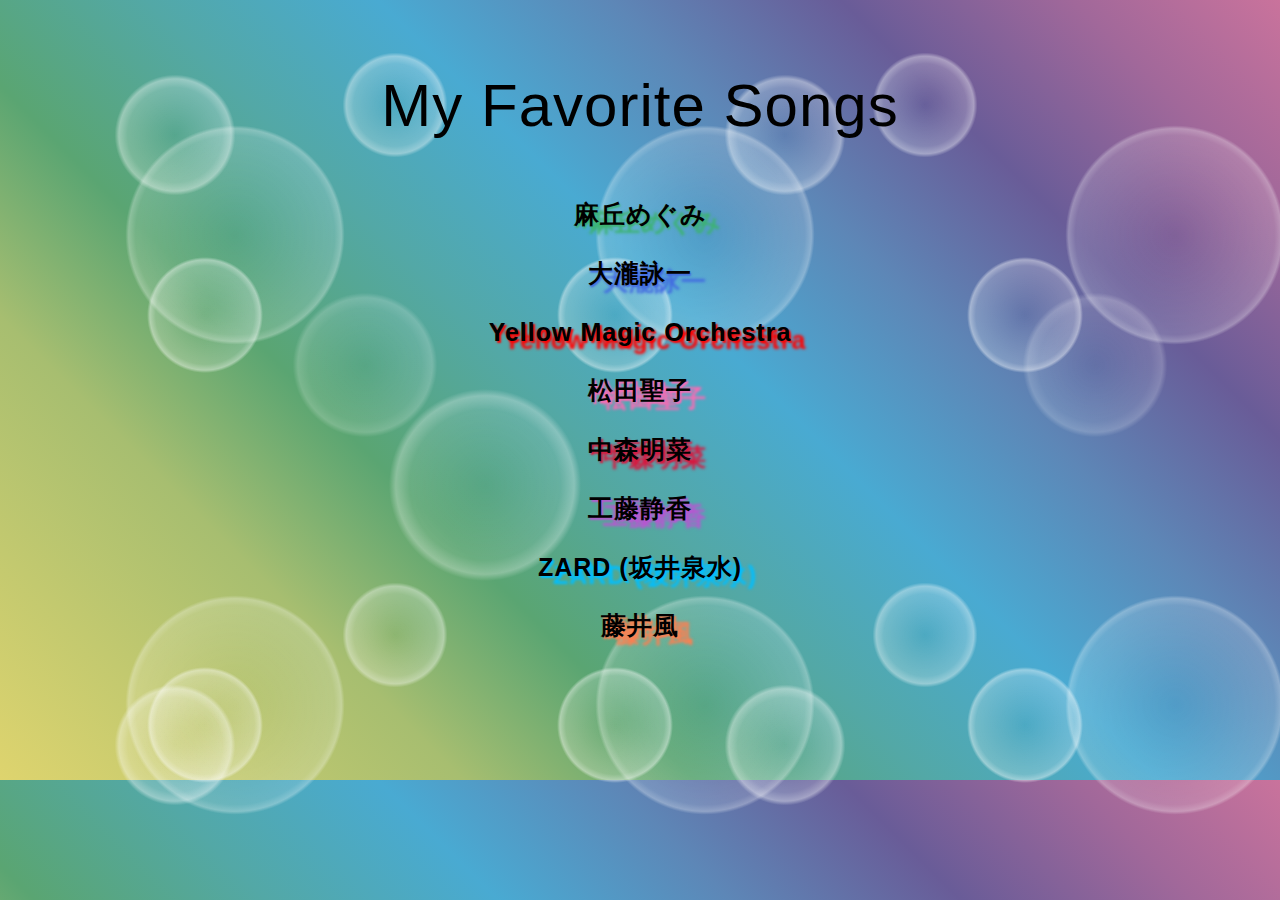
<file: index.html>
<!DOCTYPE html>
<html lang="ja">

<head>
    <meta charset="UTF-8">
    <meta http-equiv="X-UA-Compatible" content="IE=edge">
    <meta name="viewport" content="width=device-width, initial-scale=1.0">
    <title>My favorite Songs</title>
    <meta name="description" content="平成生まれ (1997) の私が紹介するグループや曲について紹介するサイトです">

    <link rel="stylesheet" href="./assets/css/destyle.css">
    <link rel="stylesheet" href="./assets/css/style.css">

    <link rel="apple-touch-icon" sizes="180x180" href="./assets/images/favicon/apple-touch-icon.png">
    <link rel="icon" type="image/png" sizes="32x32" href="./assets/images/favicon/favicon-32x32.png">
    <link rel="icon" type="image/png" sizes="16x16" href="./assets/images/favicon/favicon-16x16.png">
    <link rel="manifest" href="./assets/images/favicon/site.webmanifest">
    <link rel="mask-icon" href="./assets/images/favicon/safari-pinned-tab.svg" color="#5bbad5">
    <meta name="msapplication-TileColor" content="#da532c">
    <meta name="theme-color" content="#ffffff">

</head>

<body>

    <div class="font-middle">
        <div class="font-animation font-space-large"><strong>My Favorite Songs</strong></div>

        <a href="./assets/pages/html/Megumi-Asaoka_index.html" target="_blank">
            <p class="font-space font-shadow-zero"><span>麻丘めぐみ</span></p>
        </a>

        <a href="./assets/pages/html/Eiichi-Ohtaki_index.html" target="_blank">
            <p class="font-space font-shadow-one"><span>大瀧詠一</span></p>
        </a>

        <a href="./assets/pages/html/YMO_index.html" target="_blank">
            <p class="font-space font-shadow-two"><span>Yellow Magic Orchestra</span></p>
        </a>

        <a href="./assets/pages/html/Seiko-Matsuda_index.html" target="_blank">
            <p class="font-space font-shadow-three"><span>松田聖子</span></p>
        </a>

        <a href="./assets/pages/html/Akina-Nakamori_index.html" target="_blank">
            <p class="font-space font-shadow-four"><span>中森明菜</span></p>
        </a>

        <a href="./assets/pages/html/Shizuka-Kudo_index.html" target="_blank">
            <p class="font-space font-shadow-five"><span>工藤静香</span></p>
        </a>

        <a href="./assets/pages/html/ZARD_index.html" target="_blank">
            <p class="font-space font-shadow-six"><span>ZARD (坂井泉水)</span></p>
        </a>

        <a href="./assets/pages/html/Kaze-Fujii_index.html" target="_blank">
            <p class="font-space font-shadow-seven"><span>藤井風</span></p>
        </a>
    </div>

    <script src="./assets/js/smoothscroll.js"></script>
    <script src="./assets/js/index.js"></script>
    <script src="./assets/js/script.js"></script>
</body>

</html>
</file>
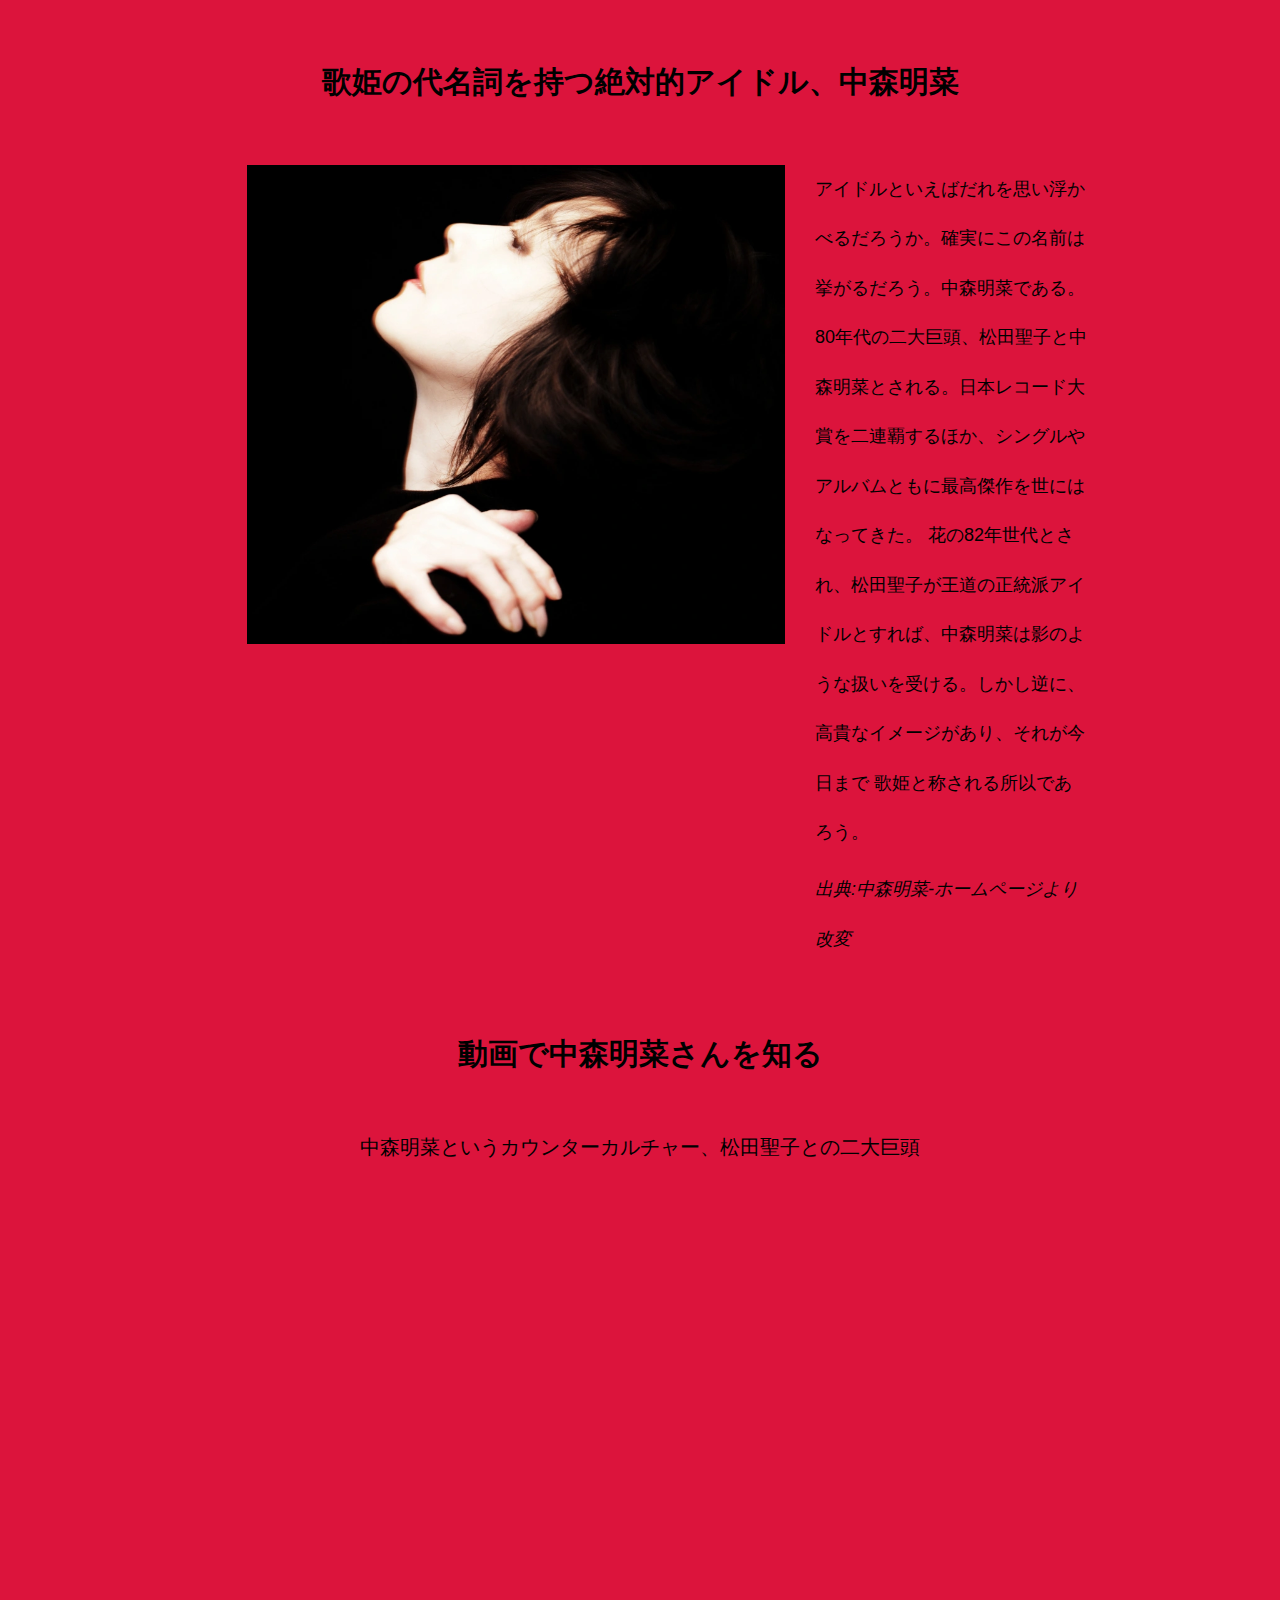
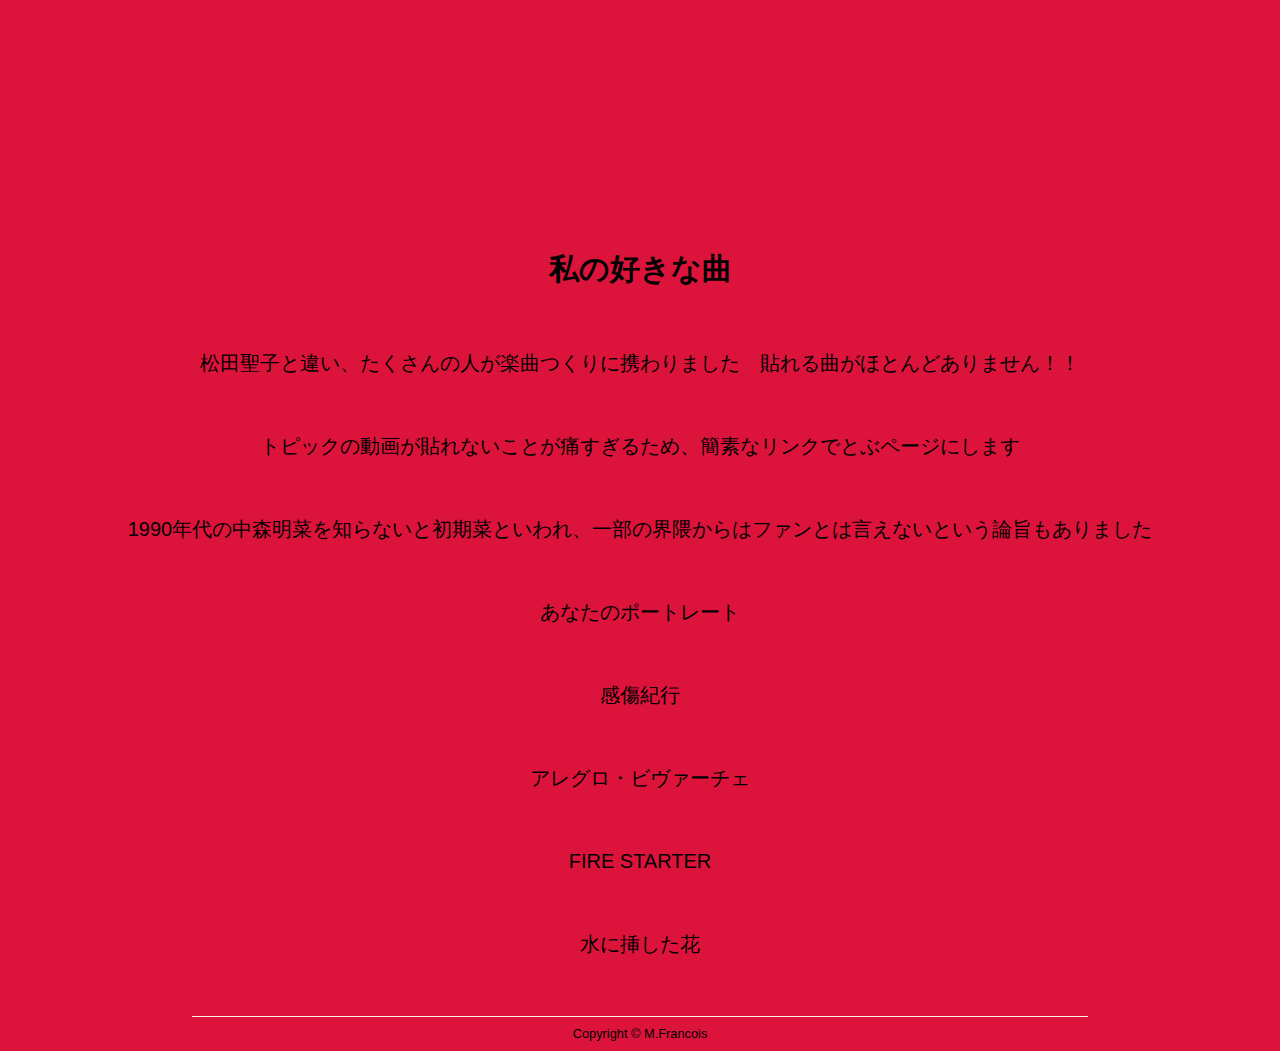
<file: assets/pages/html/Akina-Nakamori_index.html>
<!DOCTYPE html>
<html lang="ja">

<head>
    <meta charset="UTF-8">
    <meta http-equiv="X-UA-Compatible" content="IE=edge">
    <meta name="viewport" content="width=device-width, initial-scale=1.0">
    <meta name="description" content="YMOは1978年から1983年まで活動し国内外問わず、テクノポップで社会現象を巻き起こした。">
    <title>中森明菜</title>
    <link rel="stylesheet" href="../../css/destyle.css">
    <link rel="stylesheet" href="../../pages/css/common.css">
    <link rel="stylesheet" href="../../pages/css/Akina-Nakamori_style.css">

    <link rel="apple-touch-icon" sizes="180x180" href="../../images/favicon/apple-touch-icon.png">
    <link rel="icon" type="image/png" sizes="32x32" href="../../images/favicon/favicon-32x32.png">
    <link rel="icon" type="image/png" sizes="16x16" href="../../images/favicon/favicon-16x16.png">
    <link rel="manifest" href="../../images/favicon/site.webmanifest">
    <link rel="mask-icon" href="../../images/favicon/safari-pinned-tab.svg" color="#5bbad5">
    <meta name="msapplication-TileColor" content="#da532c">
    <meta name="theme-color" content="#ffffff">
</head>

<body>

    <strong class="Akina">歌姫の代名詞を持つ絶対的アイドル、中森明菜</strong>

    <section class="section">
        <section class="section-inner">
            <section class="section">
                <div>
                    <img src="../../images/Akina-Nakamori.png" alt="Akina" class="section-image-sub">
                </div>

                <div class="section-explain">
                    <p class="section-font">アイドルといえばだれを思い浮かべるだろうか。確実にこの名前は挙がるだろう。中森明菜である。
                        80年代の二大巨頭、松田聖子と中森明菜とされる。日本レコード大賞を二連覇するほか、シングルやアルバムともに最高傑作を世にはなってきた。
                        花の82年世代とされ、松田聖子が王道の正統派アイドルとすれば、中森明菜は影のような扱いを受ける。しかし逆に、高貴なイメージがあり、それが今日まで
                        歌姫と称される所以であろう。
                    </p>

                    <blockquote>
                        <p class="section-font">
                            <cite>出典:<a href="https://akinanakamoriofficial.com/" target="_blank">中森明菜-ホームページより改変</a></cite>
                        </p>
                    </blockquote>
                </div>

                
            </section>
        </section>

    </section>

    <strong class="Akina">動画で中森明菜さんを知る</strong>

    <p class="section-font-sub-sub">中森明菜というカウンターカルチャー、松田聖子との二大巨頭</p>

    <section class="section-sub">
        <div class="section-video">
            <iframe class="section-video-adjust" width="560" height="315" 
                src="https://www.youtube.com/embed/IuRpyvAx5c4" title="YouTube video player" frameborder="0" 
                allow="accelerometer; autoplay; clipboard-write; encrypted-media; gyroscope; picture-in-picture; web-share" 
                allowfullscreen>
            </iframe>
        </div>

        <div class="section-video">
            <iframe class="section-video-adjust" width="560" height="315" 
                src="https://www.youtube.com/embed/lFFevwgJ1tM" title="YouTube video player" frameborder="0" 
                allow="accelerometer; autoplay; clipboard-write; encrypted-media; gyroscope; picture-in-picture; web-share" 
                allowfullscreen>
            </iframe>
        </div>
    </section>

    <strong class="Akina">私の好きな曲</strong>

    <p class="section-font-sub-sub">松田聖子と違い、たくさんの人が楽曲つくりに携わりました　貼れる曲がほとんどありません！！</p>
    <p class="section-font-sub-sub">トピックの動画が貼れないことが痛すぎるため、簡素なリンクでとぶページにします</p>
    <p class="section-font-sub-sub">1990年代の中森明菜を知らないと初期菜といわれ、一部の界隈からはファンとは言えないという論旨もありました</p>

    <a href="https://youtu.be/gt_M0hNPOek" target="_blank" class="section-font-hover">
        <p class="section-font-sub-sub">あなたのポートレート</p>
    </a>

    <a href="https://youtu.be/CYdrtvO49Rc" target="_blank" class="section-font-hover">
        <p class="section-font-sub-sub">感傷紀行</p>
    </a>

    <a href="https://youtu.be/RLeBCp_aiRw" target="_blank" class="section-font-hover">
        <p class="section-font-sub-sub">アレグロ・ビヴァーチェ</p>
    </a>

    <a href="https://youtu.be/ahDkqeQUdeY" target="_blank" class="section-font-hover">
        <p class="section-font-sub-sub">FIRE STARTER</p>
    </a>

    <a href="https://youtu.be/gmMDGqV_vTQ" target="_blank" class="section-font-hover">
        <p class="section-font-sub-sub">水に挿した花</p>
    </a>

    <footer class="footer">
        <hr class="footer-line" />
        <small class="footer-copy">Copyright © M.Francois </small>
    </footer>

    <aside>
        <div>
            <a href="./Akina-Nakamori_index.html" id="back-to-top" class="back-to-top"></a>
        </div>
    </aside>

    <script src="../../js/script.js"></script>
    <script src="../../js/smoothscroll.js"></script>
</body>

</html>
</file>
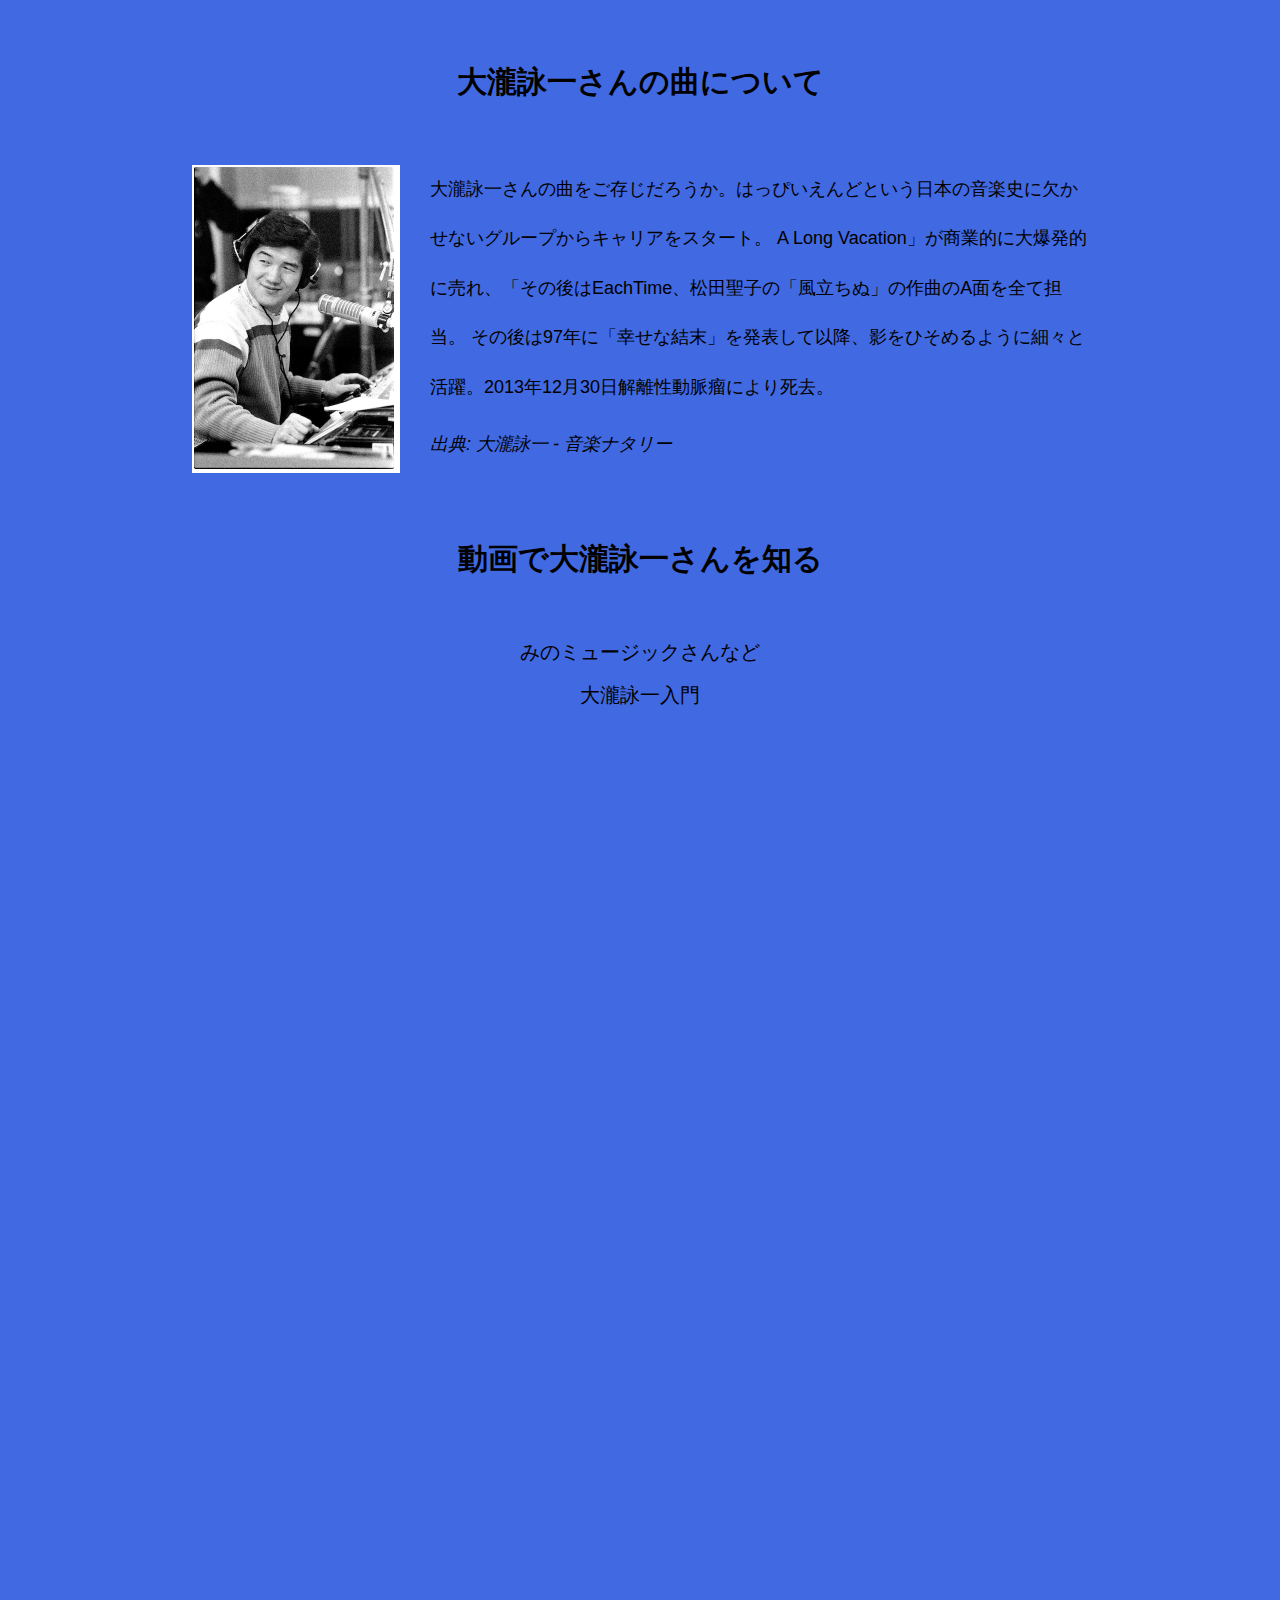
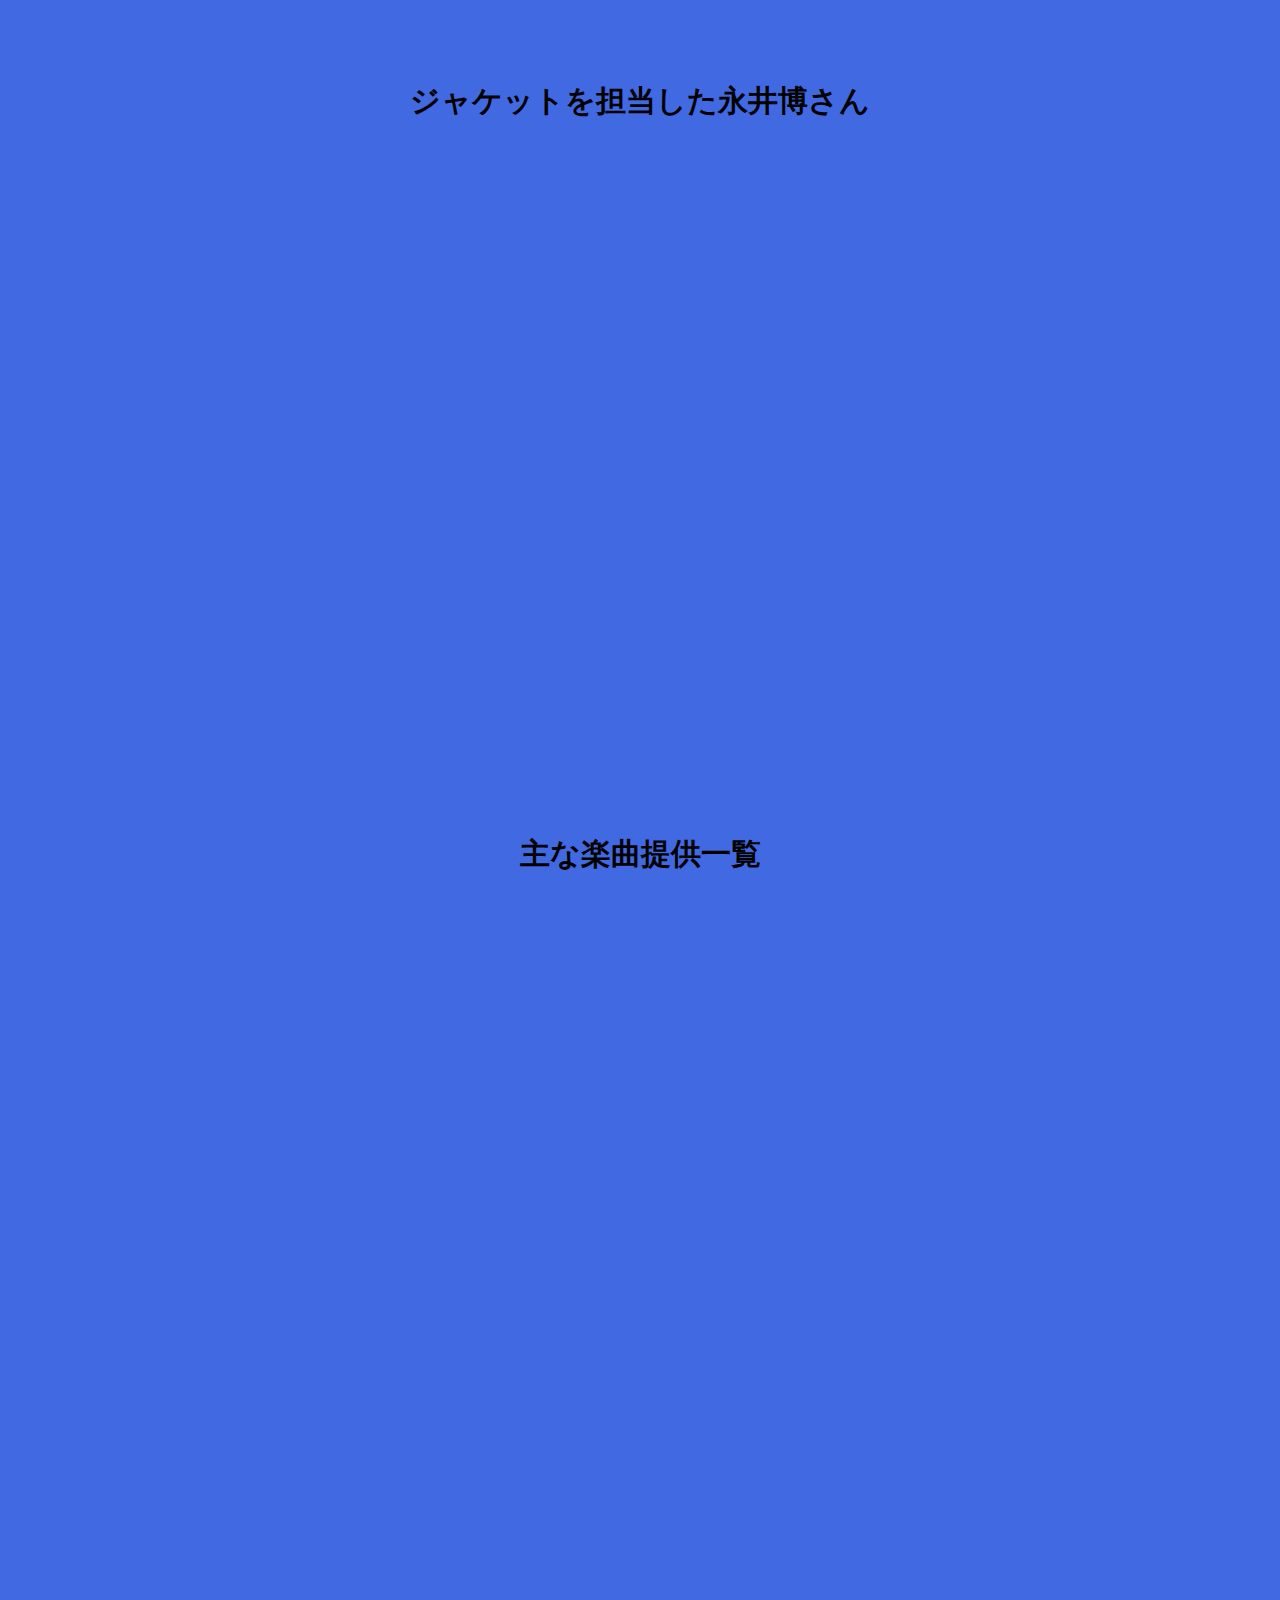
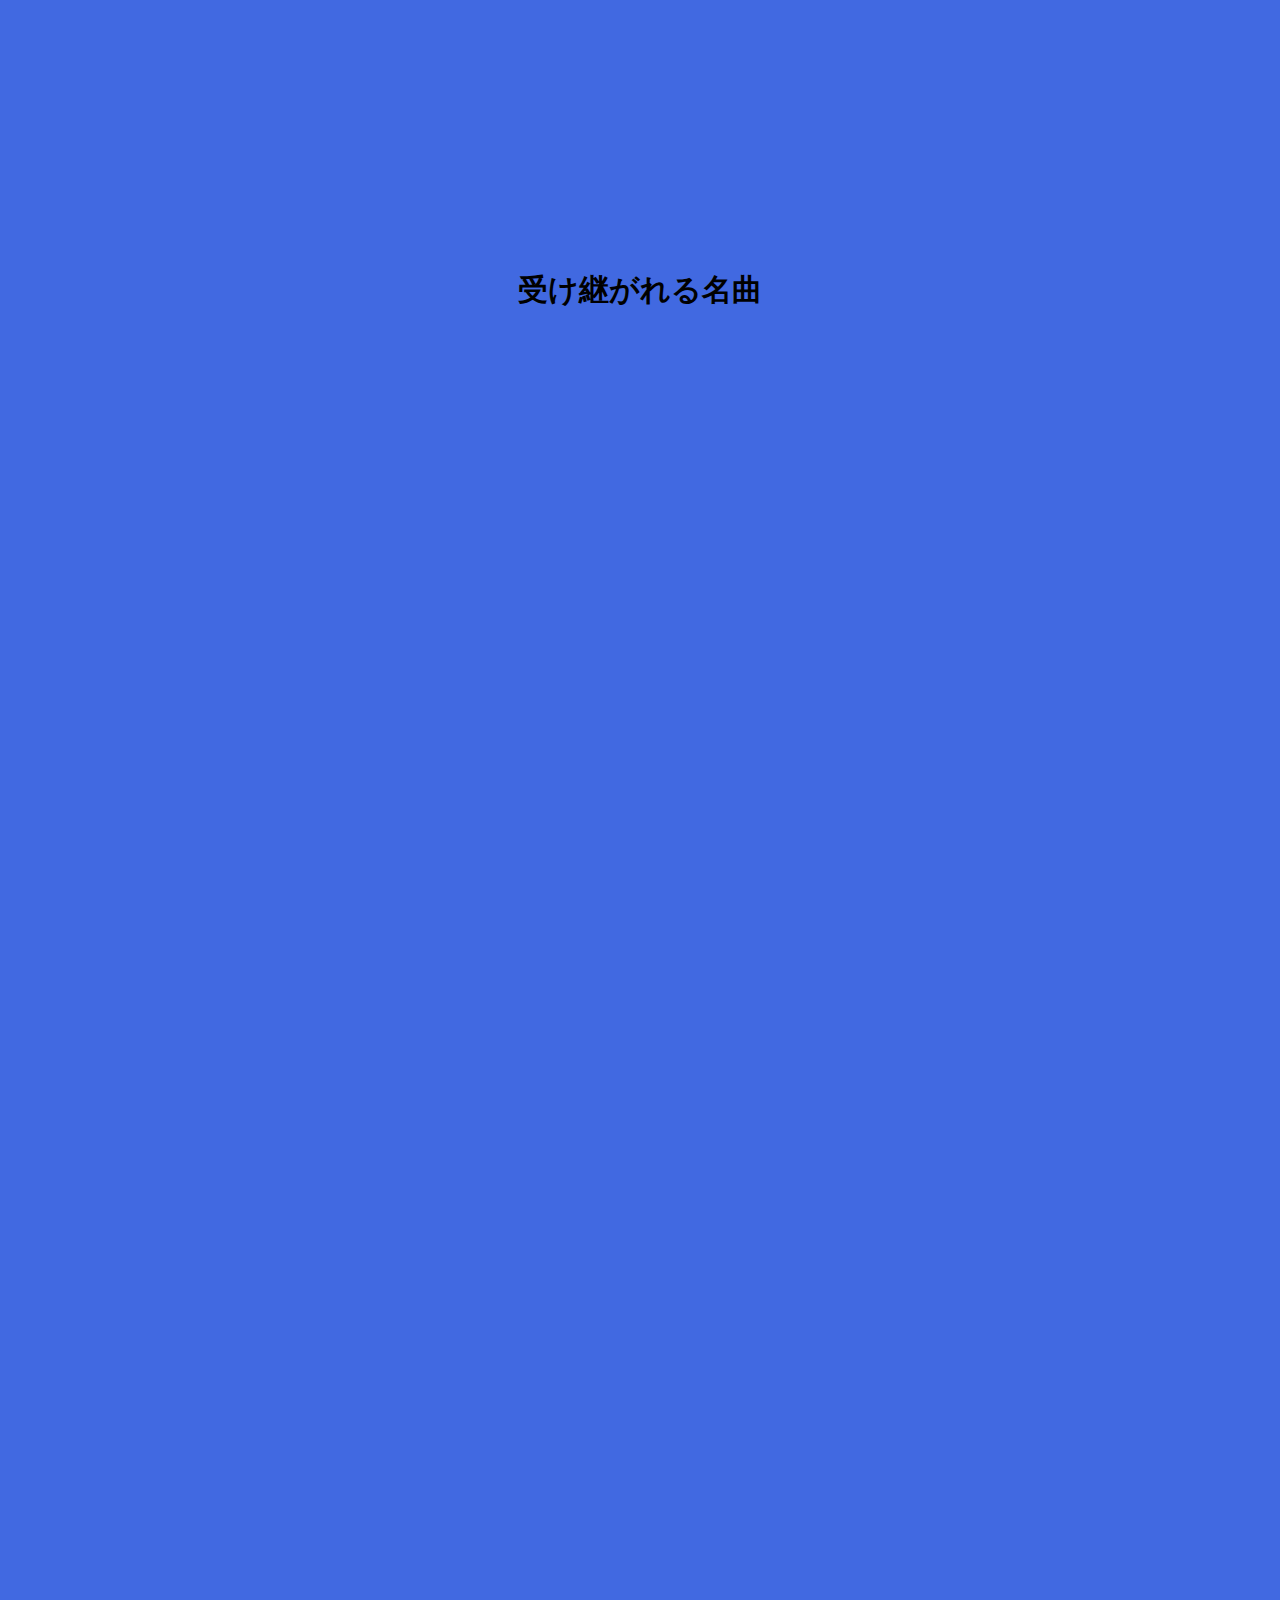
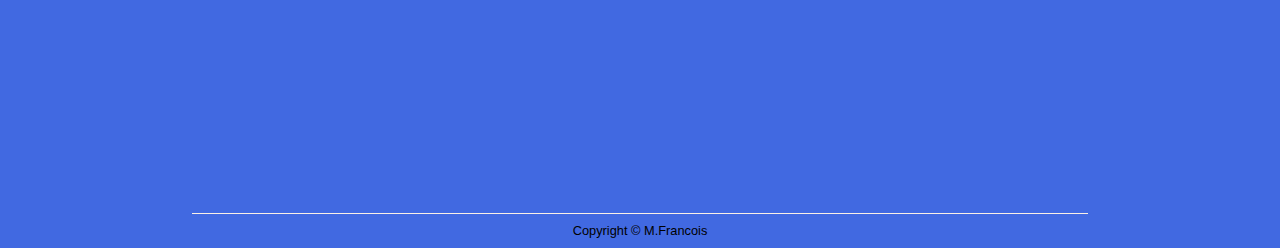
<file: assets/pages/html/Eiichi-Ohtaki_index.html>
<!DOCTYPE html>
<html lang="ja">

<head>
    <meta charset="UTF-8">
    <meta http-equiv="X-UA-Compatible" content="IE=edge">
    <meta name="viewport" content="width=device-width, initial-scale=1.0">
    <meta name="description" content="はっぴいえんどからキャリアをはじめ70年代は苦戦するものの、A Long Vacation が大ヒットし注目の的となった。">
    <title>Eiichi OHTAKI</title>
    <link rel="stylesheet" href="../../css/destyle.css">
    <link rel="stylesheet" href="../../pages/css/common.css">
    <link rel="stylesheet" href="../../pages/css/Eiichi-Ohtaki_style.css">

    <link rel="apple-touch-icon" sizes="180x180" href="../../images/favicon/apple-touch-icon.png">
    <link rel="icon" type="image/png" sizes="32x32" href="../../images/favicon/favicon-32x32.png">
    <link rel="icon" type="image/png" sizes="16x16" href="../../images/favicon/favicon-16x16.png">
    <link rel="manifest" href="../../images/favicon/site.webmanifest">
    <link rel="mask-icon" href="../../images/favicon/safari-pinned-tab.svg" color="#5bbad5">
    <meta name="msapplication-TileColor" content="#da532c">
    <meta name="theme-color" content="#ffffff">

</head>

<body>

    <strong class="ohtaki">大瀧詠一さんの曲について</strong>

    <section>
        <section class="section-inner">
            <section class="section">
                <div class="section-image">
                    <img src="../../images/Eiichi-Ohtaki.png" alt="Eiichi OHTAKI">
                </div>

                <div class="section-explain">
                    <p class="section-font">大瀧詠一さんの曲をご存じだろうか。はっぴいえんどという日本の音楽史に欠かせないグループからキャリアをスタート。
                        A Long Vacation」が商業的に大爆発的に売れ、「その後はEachTime、松田聖子の「風立ちぬ」の作曲のA面を全て担当。
                        その後は97年に「幸せな結末」を発表して以降、影をひそめるように細々と活躍。2013年12月30日解離性動脈瘤により死去。
                    </p>
                    
                    <blockquote>
                        <p class="section-font"><cite>出典:<a href="https://natalie.mu/music/artist/1037" target="_blank">
                                    大瀧詠一 -
                                    音楽ナタリー</a></cite>
                        </p>
                    </blockquote>
                </div>
            </section>
        </section>
    </section>



    <strong class="ohtaki">動画で大瀧詠一さんを知る</strong>
    <p class="section-font-sub">みのミュージックさんなど</p>

    <a href="https://youtu.be/v76TPw4SfoI" target="_blank" class="section-font-hover">
        <p class="section-font-sub-sub">大瀧詠一入門</p>
    </a>


    <section class="section-sub">
        <div class="section-video">
            <iframe class="section-video-adjust" width="560" height="315"
                src="https://www.youtube.com/embed/v76TPw4SfoI" title="YouTube video player" frameborder="0"
                allow="accelerometer; autoplay; clipboard-write; encrypted-media; gyroscope; picture-in-picture"
                allowfullscreen>
            </iframe>
        </div>

        <div class="section-video">
            <iframe class="section-video-adjust" width="560" height="315"
                src="https://www.youtube.com/embed/L-hyY-1luHs" title="YouTube video player" frameborder="0"
                allow="accelerometer; autoplay; clipboard-write; encrypted-media; gyroscope; picture-in-picture"
                allowfullscreen>
            </iframe>
        </div>

        <div class="section-video">
            <iframe class="section-video-adjust" width="560" height="315"
                src="https://www.youtube.com/embed/MdaEPaNnGxg" title="YouTube video player" frameborder="0"
                allow="accelerometer; autoplay; clipboard-write; encrypted-media; gyroscope; picture-in-picture"
                allowfullscreen>
            </iframe>
        </div>
    </section>

    <strong class="ohtaki">ジャケットを担当した永井博さん</strong>

    <section class="section-sub">
        <div class="section-video">
            <iframe class="section-video-adjust" width="560" height="315"
                src="https://www.youtube.com/embed/uu4eagbjCj0" title="YouTube video player" frameborder="0"
                allow="accelerometer; autoplay; clipboard-write; encrypted-media; gyroscope; picture-in-picture"
                allowfullscreen>
            </iframe>
        </div>

        <div class="section-video">
            <iframe class="section-video-adjust" width="560" height="315"
                src="https://www.youtube.com/embed/zmpnUNQgsVg" title="YouTube video player" frameborder="0"
                allow="accelerometer; autoplay; clipboard-write; encrypted-media; gyroscope; picture-in-picture"
                allowfullscreen>
            </iframe>
        </div>
    </section>

    <strong class="ohtaki">主な楽曲提供一覧</strong>

    <section class="section-sub">
        <div class="section-video">
            <iframe class="section-video-adjust" width="560" height="315"
                src="https://www.youtube.com/embed/GhHeB3frgQA" title="YouTube video player" frameborder="0"
                allow="accelerometer; autoplay; clipboard-write; encrypted-media; gyroscope; picture-in-picture"
                allowfullscreen>
            </iframe>
        </div>

        <div class="section-video">
            <iframe class="section-video-adjust" width="560" height="315"
                src="https://www.youtube.com/embed/fiSk-l6jgXg" title="YouTube video player" frameborder="0"
                allow="accelerometer; autoplay; clipboard-write; encrypted-media; gyroscope; picture-in-picture"
                allowfullscreen>
            </iframe>
        </div>

        <div class="section-video">
            <iframe class="section-video-adjust" width="560" height="315"
                src="https://www.youtube.com/embed/Ovtu7AkiYoY" title="YouTube video player" frameborder="0"
                allow="accelerometer; autoplay; clipboard-write; encrypted-media; gyroscope; picture-in-picture"
                allowfullscreen>
            </iframe>
        </div>
    </section>

    <strong class="ohtaki">受け継がれる名曲</strong>

    <section class="section-sub">
        <div class="section-video">
            <iframe class="section-video-adjust" width="560" height="315"
                src="https://www.youtube.com/embed/lUADtof63IQ" title="YouTube video player" frameborder="0"
                allow="accelerometer; autoplay; clipboard-write; encrypted-media; gyroscope; picture-in-picture"
                allowfullscreen>
            </iframe>
        </div>

        <div class="section-video">
            <iframe class="section-video-adjust" width="560" height="315"
                src="https://www.youtube.com/embed/frcps89056Q" title="YouTube video player" frameborder="0"
                allow="accelerometer; autoplay; clipboard-write; encrypted-media; gyroscope; picture-in-picture"
                allowfullscreen>
            </iframe>
        </div>

        <div class="section-video">
            <iframe class="section-video-adjust" width="560" height="315"
                src="https://www.youtube.com/embed/tOv4k7wmzoE" title="YouTube video player" frameborder="0"
                allow="accelerometer; autoplay; clipboard-write; encrypted-media; gyroscope; picture-in-picture"
                allowfullscreen>
            </iframe>
        </div>

        <div class="section-video">
            <iframe class="section-video-adjust" width="560" height="315"
                src="https://www.youtube.com/embed/SVvgALIB2Lw" title="YouTube video player" frameborder="0"
                allow="accelerometer; autoplay; clipboard-write; encrypted-media; gyroscope; picture-in-picture"
                allowfullscreen>
            </iframe>
        </div>

        <div class="section-video">
            <iframe class="section-video-adjust" width="560" height="315"
                src="https://www.youtube.com/embed/WcYUgyddUAE" title="YouTube video player" frameborder="0"
                allow="accelerometer; autoplay; clipboard-write; encrypted-media; gyroscope; picture-in-picture"
                allowfullscreen>
            </iframe>
        </div>
    </section>


    <footer class="footer">
        <hr class="footer-line" />
        <small class="footer-copy">Copyright © M.Francois </small>
    </footer>

    <aside>
        <div>
            <a href="./Eiichi-Ohtaki_index.html" id="back-to-top" class="back-to-top"></a>
        </div>
    </aside>

    <script src="../../js/script.js"></script>
    <script src="../../js/smoothscroll.js"></script>
</body>

</html>
</file>
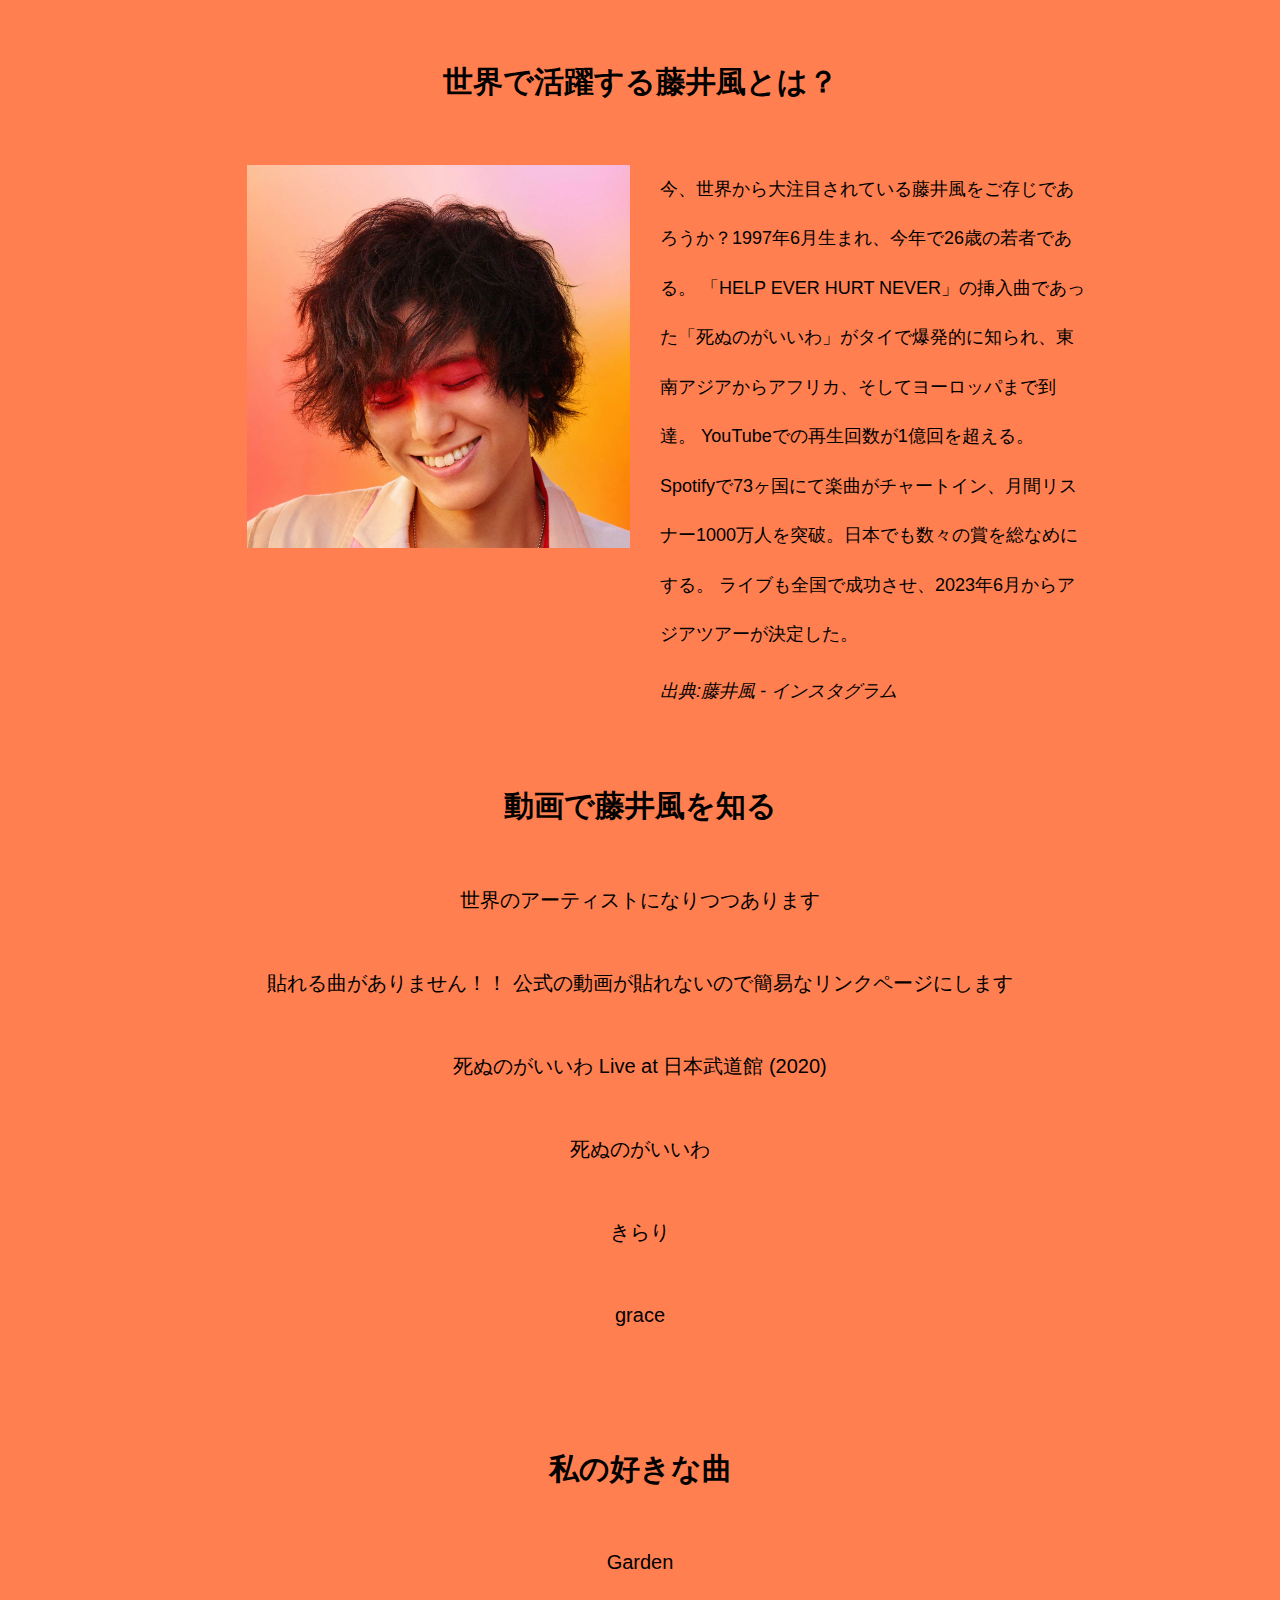
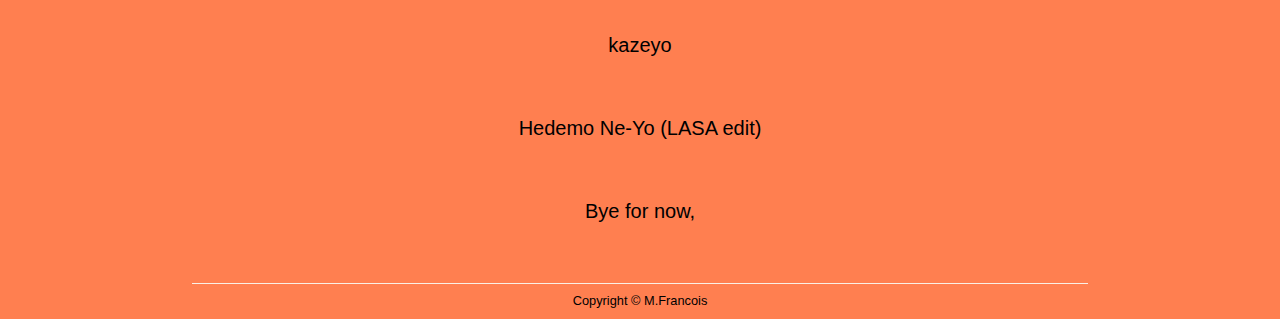
<file: assets/pages/html/Kaze-Fujii_index.html>
<!DOCTYPE html>
<html lang="ja">

<head>
    <meta charset="UTF-8">
    <meta http-equiv="X-UA-Compatible" content="IE=edge">
    <meta name="viewport" content="width=device-width, initial-scale=1.0">
    <meta name="description" content="藤井風という今、大注目の若手アーティストをご存じだろうか。今年の6月末にピアノでのアジアツアーが決定した。目が離せない。">
    <title>藤井風</title>
    <link rel="stylesheet" href="../../css/destyle.css">
    <link rel="stylesheet" href="../../pages/css/common.css">
    <link rel="stylesheet" href="../../pages/css/Kaze-Fujii_style.css">

    <link rel="apple-touch-icon" sizes="180x180" href="../../images/favicon/apple-touch-icon.png">
    <link rel="icon" type="image/png" sizes="32x32" href="../../images/favicon/favicon-32x32.png">
    <link rel="icon" type="image/png" sizes="16x16" href="../../images/favicon/favicon-16x16.png">
    <link rel="manifest" href="../../images/favicon/site.webmanifest">
    <link rel="mask-icon" href="../../images/favicon/safari-pinned-tab.svg" color="#5bbad5">
    <meta name="msapplication-TileColor" content="#da532c">
    <meta name="theme-color" content="#ffffff">
</head>

<body>

    <strong class="Fujii">世界で活躍する藤井風とは？</strong>

    <section class="section">
        <section class="section-inner">
            <section class="section">
                <div>
                    <img src="../../images/fujii-kaze-mini.png" alt="Kaze Fujii" class="section-image-sub">
                </div>

                <div class="section-explain">
                    <p class="section-font">今、世界から大注目されている藤井風をご存じであろうか？1997年6月生まれ、今年で26歳の若者である。
                        「HELP EVER HURT NEVER」の挿入曲であった「死ぬのがいいわ」がタイで爆発的に知られ、東南アジアからアフリカ、そしてヨーロッパまで到達。
                        YouTubeでの再生回数が1億回を超える。Spotifyで73ヶ国にて楽曲がチャートイン、月間リスナー1000万人を突破。日本でも数々の賞を総なめにする。
                        ライブも全国で成功させ、2023年6月からアジアツアーが決定した。 
                    </p>

                    <blockquote>
                        <p class="section-font">
                            <cite>出典:<a href="https://www.instagram.com/fujiikaze/" target="_blank">藤井風 - インスタグラム</a></cite>
                        </p>
                    </blockquote>
                </div>

                
            </section>
        </section>

    </section>

    <strong class="Fujii">動画で藤井風を知る</strong>

    <p class="section-font-sub-sub">世界のアーティストになりつつあります</p>

    <p class="section-font-sub-sub">貼れる曲がありません！！ 公式の動画が貼れないので簡易なリンクページにします</p>

    <a href="https://youtu.be/lRVJuPI5IXI" target="_blank" class="section-font-hover">
        <p class="section-font-sub-sub">死ぬのがいいわ Live at 日本武道館 (2020)</p>
    </a>

    <a href="https://youtu.be/3zh9Wb1KuW8" target="_blank" class="section-font-hover">
        <p class="section-font-sub-sub">死ぬのがいいわ</p>
    </a>

    <a href="https://youtu.be/TcLLpZBWsck" target="_blank" class="section-font-hover">
        <p class="section-font-sub-sub">きらり</p>
    </a>

    <a href="https://youtu.be/rSYoIuyks8g" target="_blank" class="section-font-hover">
        <p class="section-font-sub-sub">grace</p>
    </a>

    <strong class="Fujii">私の好きな曲</strong>

    <a href="https://youtu.be/53rIic2lvKc" target="_blank" class="section-font-hover">
        <p class="section-font-sub-sub">Garden</p>
    </a>

    <a href="https://youtu.be/AmF0xNMRaP0" target="_blank" class="section-font-hover">
        <p class="section-font-sub-sub">kazeyo</p>
    </a>

    <a href="https://youtu.be/MsGDkuzrKCU" target="_blank" class="section-font-hover">
        <p class="section-font-sub-sub">Hedemo Ne-Yo (LASA edit)</p>
    </a>

    <a href="https://youtu.be/1cXlo7vkxhE" target="_blank" class="section-font-hover">
        <p class="section-font-sub-sub">Bye for now,</p>
    </a>

    <footer class="footer">
        <hr class="footer-line" />
        <small class="footer-copy">Copyright © M.Francois </small>
    </footer>

    <aside>
        <div>
            <a href="./Kaze-Fujii_index.html" id="back-to-top" class="back-to-top"></a>
        </div>
    </aside>

    <script src="../../js/script.js"></script>
    <script src="../../js/smoothscroll.js"></script>
</body>

</html>
</file>
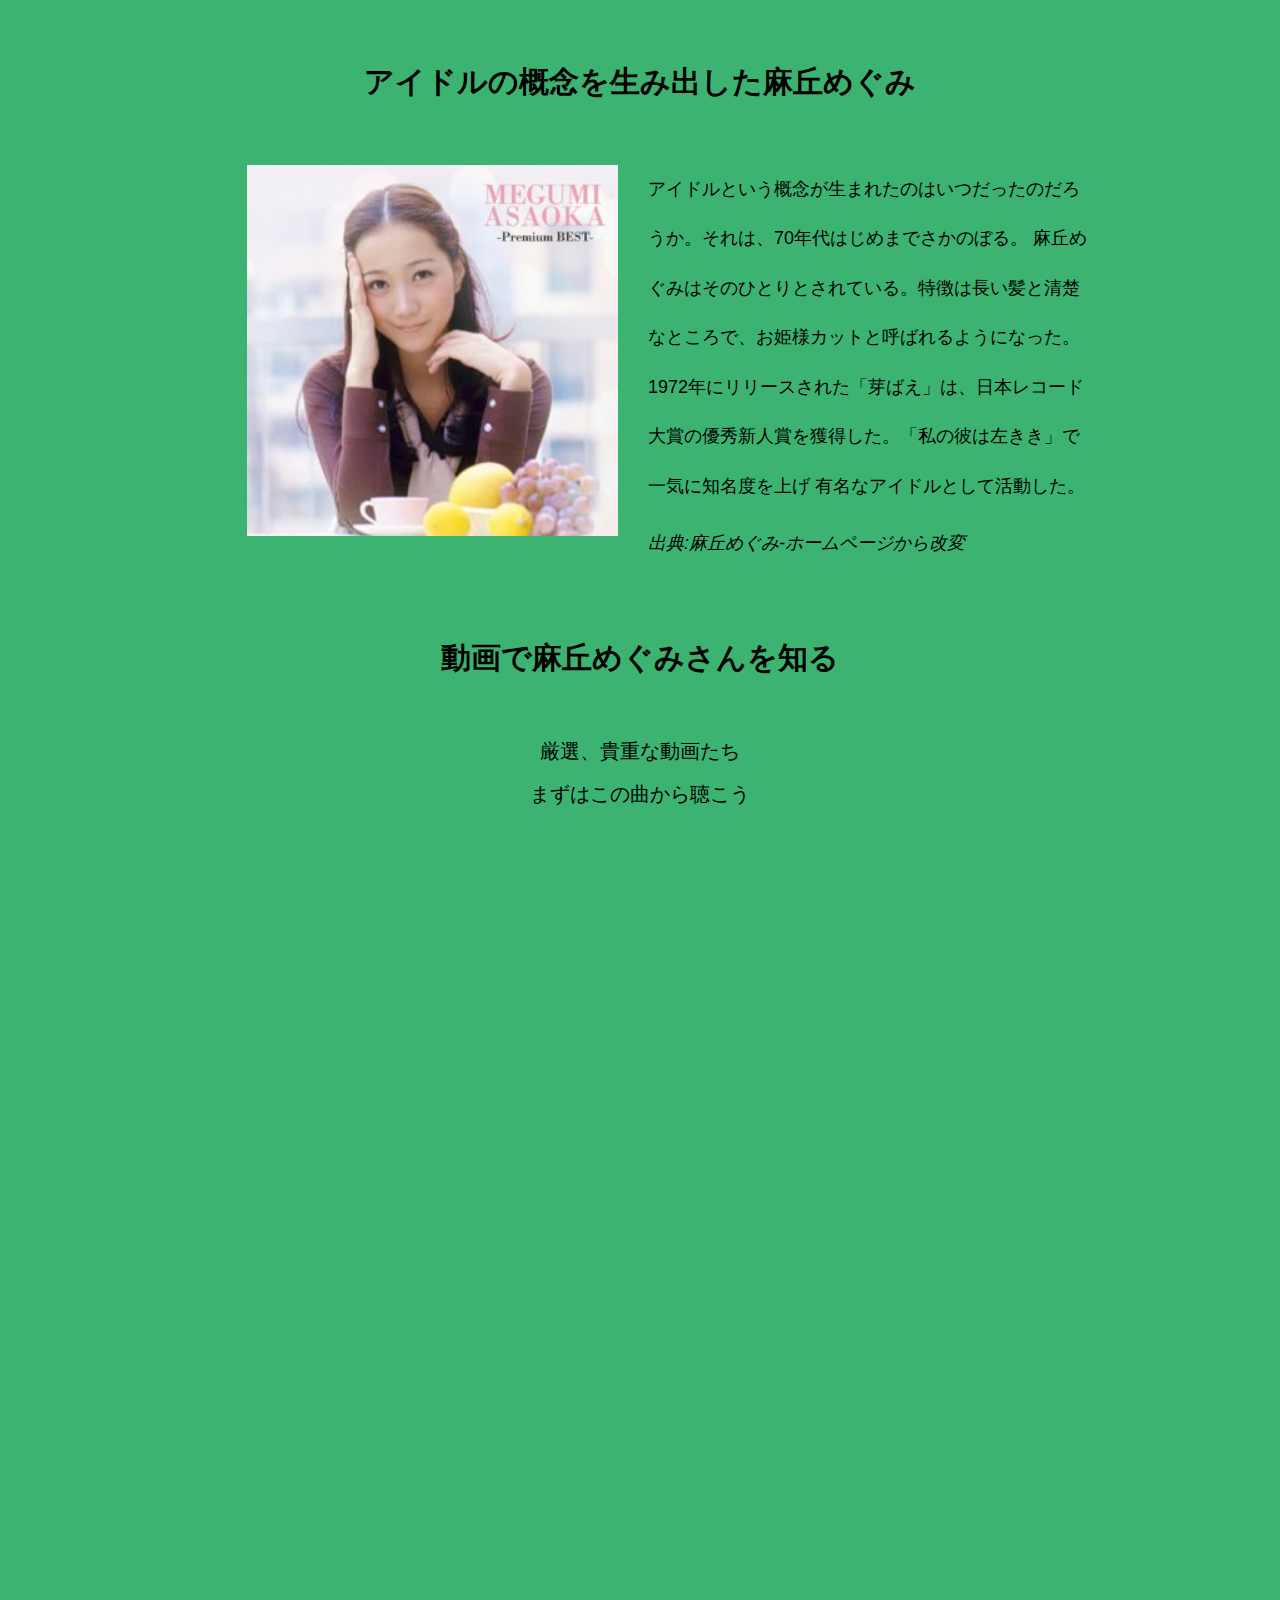
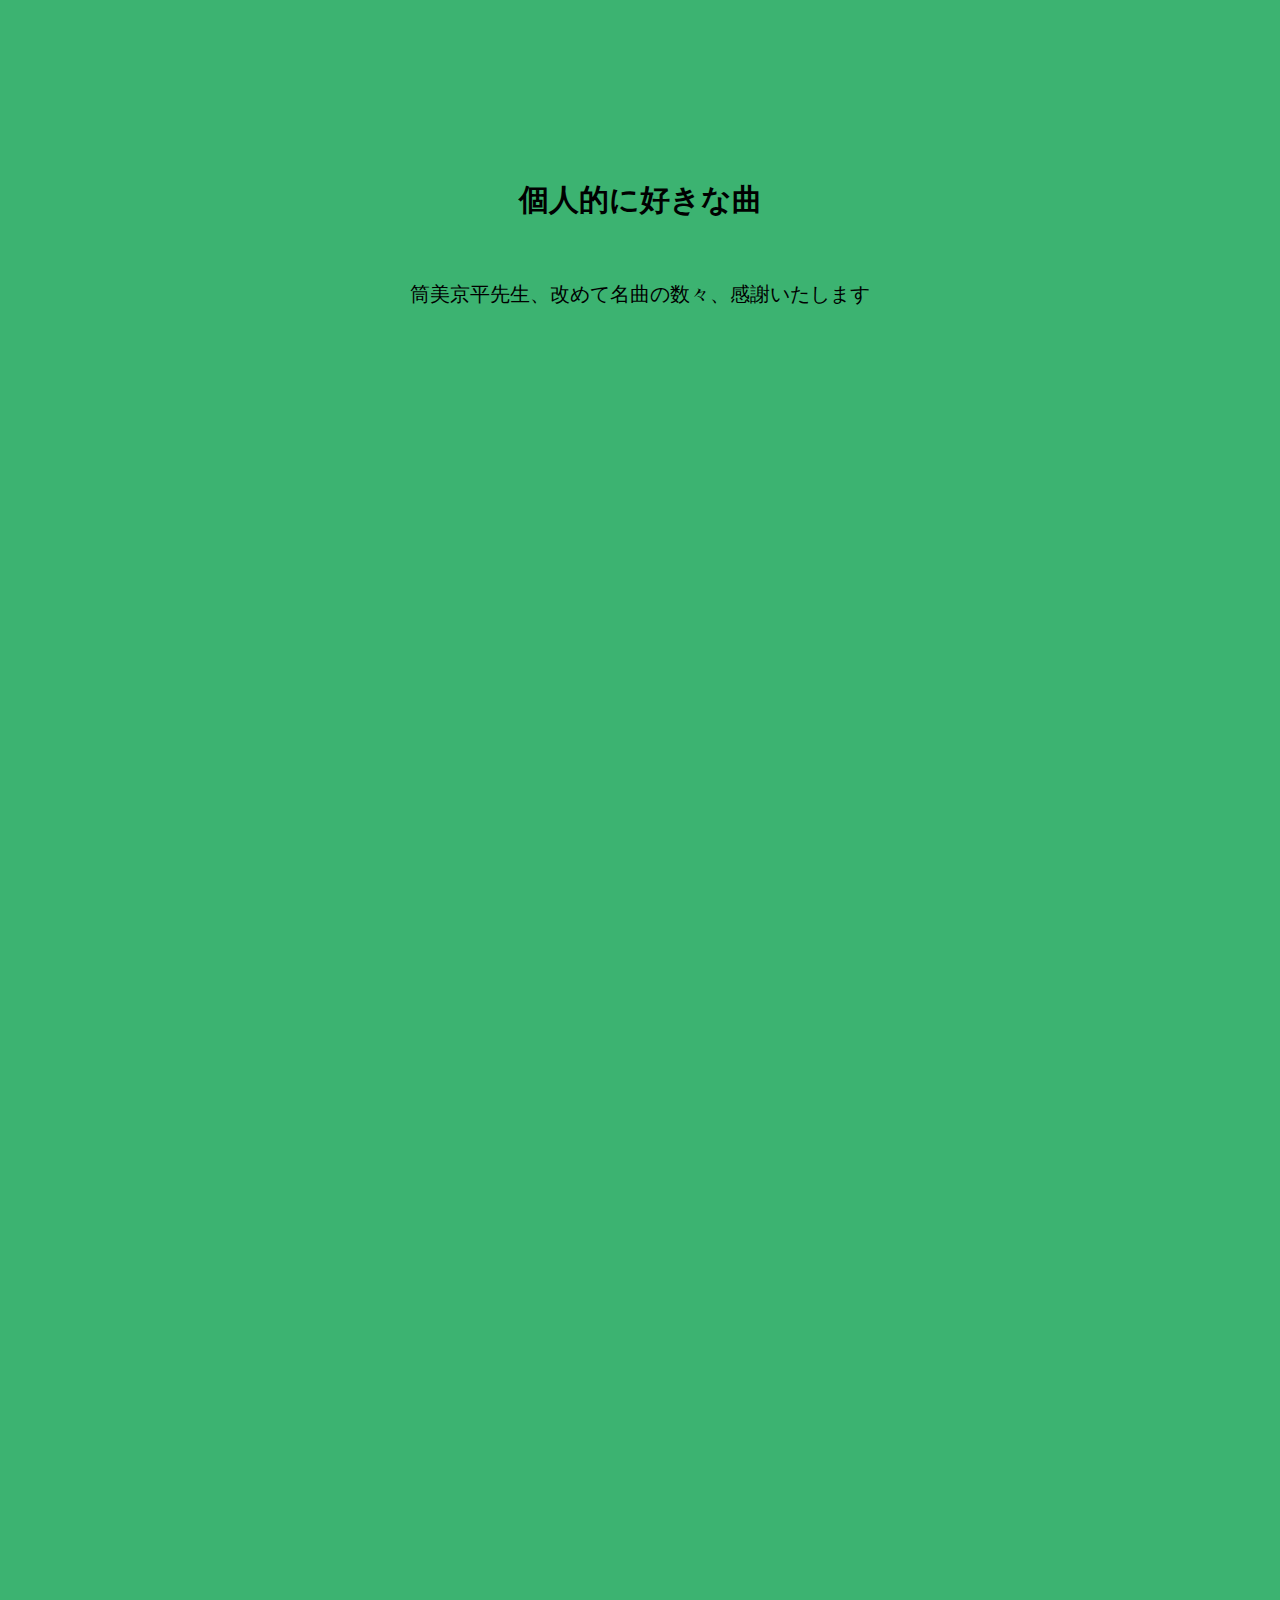
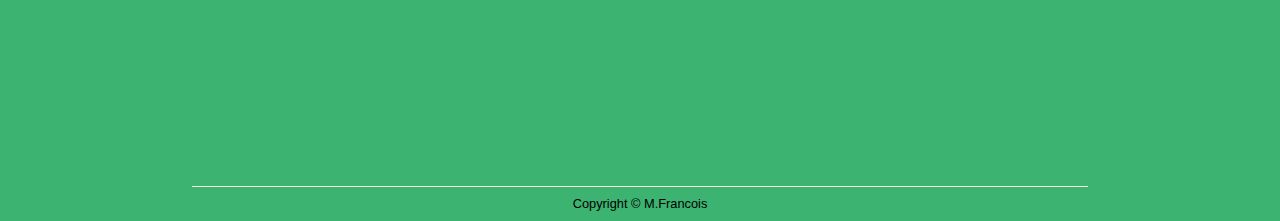
<file: assets/pages/html/Megumi-Asaoka_index.html>
<!DOCTYPE html>
<html lang="ja">

<head>
    <meta charset="UTF-8">
    <meta http-equiv="X-UA-Compatible" content="IE=edge">
    <meta name="viewport" content="width=device-width, initial-scale=1.0">
    <meta name="description" content="麻丘めぐみはアイドルの概念を生み出した一人、70年代はじめに主に活躍、今も活動を続けている">
    <title>麻丘めぐみ</title>
    <link rel="stylesheet" href="../../css/destyle.css">
    <link rel="stylesheet" href="../../pages/css/common.css">
    <link rel="stylesheet" href="../../pages/css/Megumi-Asaoka_style.css">

    <link rel="apple-touch-icon" sizes="180x180" href="../../images/favicon/apple-touch-icon.png">
    <link rel="icon" type="image/png" sizes="32x32" href="../../images/favicon/favicon-32x32.png">
    <link rel="icon" type="image/png" sizes="16x16" href="../../images/favicon/favicon-16x16.png">
    <link rel="manifest" href="../../images/favicon/site.webmanifest">
    <link rel="mask-icon" href="../../images/favicon/safari-pinned-tab.svg" color="#5bbad5">
    <meta name="msapplication-TileColor" content="#da532c">
    <meta name="theme-color" content="#ffffff">
</head>

<body>

    <strong class="Asaoka">アイドルの概念を生み出した麻丘めぐみ</strong>

    <section class="section">
        <section class="section-inner">
            <section class="section">
                <div class="section-image-size">
                    <img src="../../images/Megumi-Asaoka.png" alt="Megumi Asaoka" class="section-image-sub">
                </div>

                <div class="section-explain">
                    <p class="section-font">アイドルという概念が生まれたのはいつだったのだろうか。それは、70年代はじめまでさかのぼる。
                        麻丘めぐみはそのひとりとされている。特徴は長い髪と清楚なところで、お姫様カットと呼ばれるようになった。
                        1972年にリリースされた「芽ばえ」は、日本レコード大賞の優秀新人賞を獲得した。「私の彼は左きき」で一気に知名度を上げ
                        有名なアイドルとして活動した。
                    </p>

                    <blockquote>
                        <p class="section-font">
                            <cite>出典:<a href="http://www.geibun.co.jp/asaoka.html" target="_blank">麻丘めぐみ-ホームページから改変</a></cite>
                        </p>
                    </blockquote>
                </div>

                
            </section>
        </section>

    </section>

    <strong class="Asaoka">動画で麻丘めぐみさんを知る</strong>
    <p class="section-font-sub">厳選、貴重な動画たち</p>

    <a href="https://www.youtube.com/watch?v=Bim0GzHOI2I&list=OLAK5uy_l5KDFginnsFr4N6WcBWmT7QViRdPsTGdI" target="_blank" class="section-font-hover">
        <p class="section-font-sub-sub">まずはこの曲から聴こう</p>
    </a>

    <section class="section-sub">
        <div class="section-video">
            <iframe class="section-video-adjust" width="560" height="315" 
                src="https://www.youtube.com/embed/Bim0GzHOI2I" title="YouTube video player" frameborder="0" 
                allow="accelerometer; autoplay; clipboard-write; encrypted-media; gyroscope; picture-in-picture; web-share" 
                allowfullscreen>
            </iframe>
        </div>

        <div class="section-video">
            <iframe class="section-video-adjust" width="560" height="315" 
                src="https://www.youtube.com/embed/HWhbaySD7NM" title="YouTube video player" frameborder="0" 
                allow="accelerometer; autoplay; clipboard-write; encrypted-media; gyroscope; picture-in-picture; web-share" 
                allowfullscreen>
            </iframe>
        </div>

        <div class="section-video">
            <iframe class="section-video-adjust" width="560" height="315" 
                src="https://www.youtube.com/embed/fzpRvkL3byg" title="YouTube video player" frameborder="0" 
                allow="accelerometer; autoplay; clipboard-write; encrypted-media; gyroscope; picture-in-picture; web-share" 
                allowfullscreen>
            </iframe>
        </div>
    </section>

    <strong class="Asaoka">個人的に好きな曲</strong>
    <p class="section-font-sub-sub">筒美京平先生、改めて名曲の数々、感謝いたします</p>


    <section class="section-sub">

        <div class="section-video">
            <iframe class="section-video-adjust" width="560" height="315" 
                src="https://www.youtube.com/embed/bnxN5hCkWCM" title="YouTube video player" frameborder="0" 
                allow="accelerometer; autoplay; clipboard-write; encrypted-media; gyroscope; picture-in-picture; web-share" 
                allowfullscreen>
            </iframe>
        </div>

        <div class="section-video">
            <iframe class="section-video-adjust" width="560" height="315" 
                src="https://www.youtube.com/embed/A7ug3zr9XJE" title="YouTube video player" frameborder="0" 
                allow="accelerometer; autoplay; clipboard-write; encrypted-media; gyroscope; picture-in-picture; web-share" 
                allowfullscreen>
            </iframe>
        </div>

        <div class="section-video">
            <iframe class="section-video-adjust" width="560" height="315" 
                src="https://www.youtube.com/embed/tyk52C38mks" title="YouTube video player" frameborder="0" 
                allow="accelerometer; autoplay; clipboard-write; encrypted-media; gyroscope; picture-in-picture; web-share" 
                allowfullscreen>
            </iframe>
        </div>

        <div class="section-video">
            <iframe class="section-video-adjust" width="560" height="315" 
                src="https://www.youtube.com/embed/gKIHPIoEpjo" title="YouTube video player" frameborder="0" 
                allow="accelerometer; autoplay; clipboard-write; encrypted-media; gyroscope; picture-in-picture; web-share" 
                allowfullscreen>
            </iframe>
        </div>

        <div class="section-video">
            <iframe class="section-video-adjust" width="560" height="315" 
                src="https://www.youtube.com/embed/iTp0YABlqbg" title="YouTube video player" frameborder="0" 
                allow="accelerometer; autoplay; clipboard-write; encrypted-media; gyroscope; picture-in-picture; web-share" 
                allowfullscreen>
            </iframe>
        </div>
    </section>

    <footer class="footer">
        <hr class="footer-line" />
        <small class="footer-copy">Copyright © M.Francois </small>
    </footer>

    <aside>
        <div>
            <a href="./Megumi-Asaoka_index.html" id="back-to-top" class="back-to-top"></a>
        </div>
    </aside>

    <script src="../../js/script.js"></script>
    <script src="../../js/smoothscroll.js"></script>
</body>

</html>
</file>
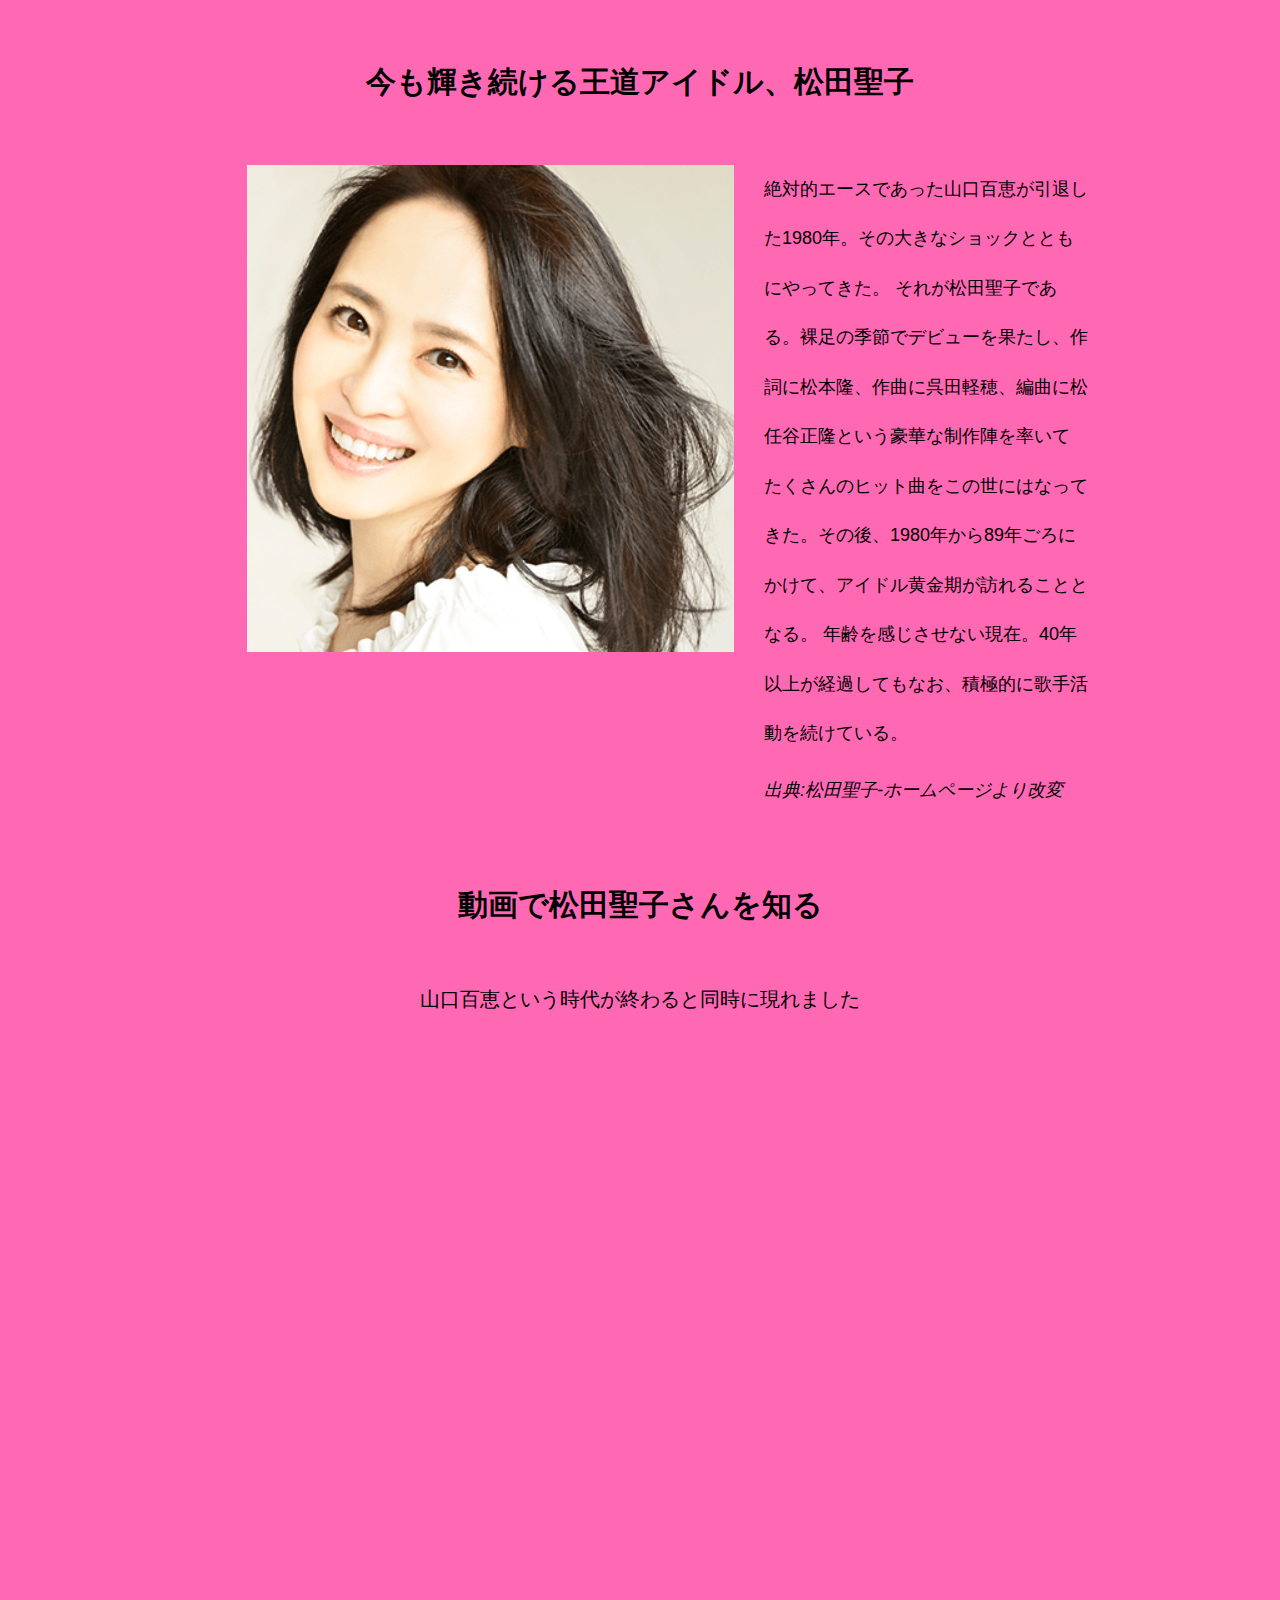
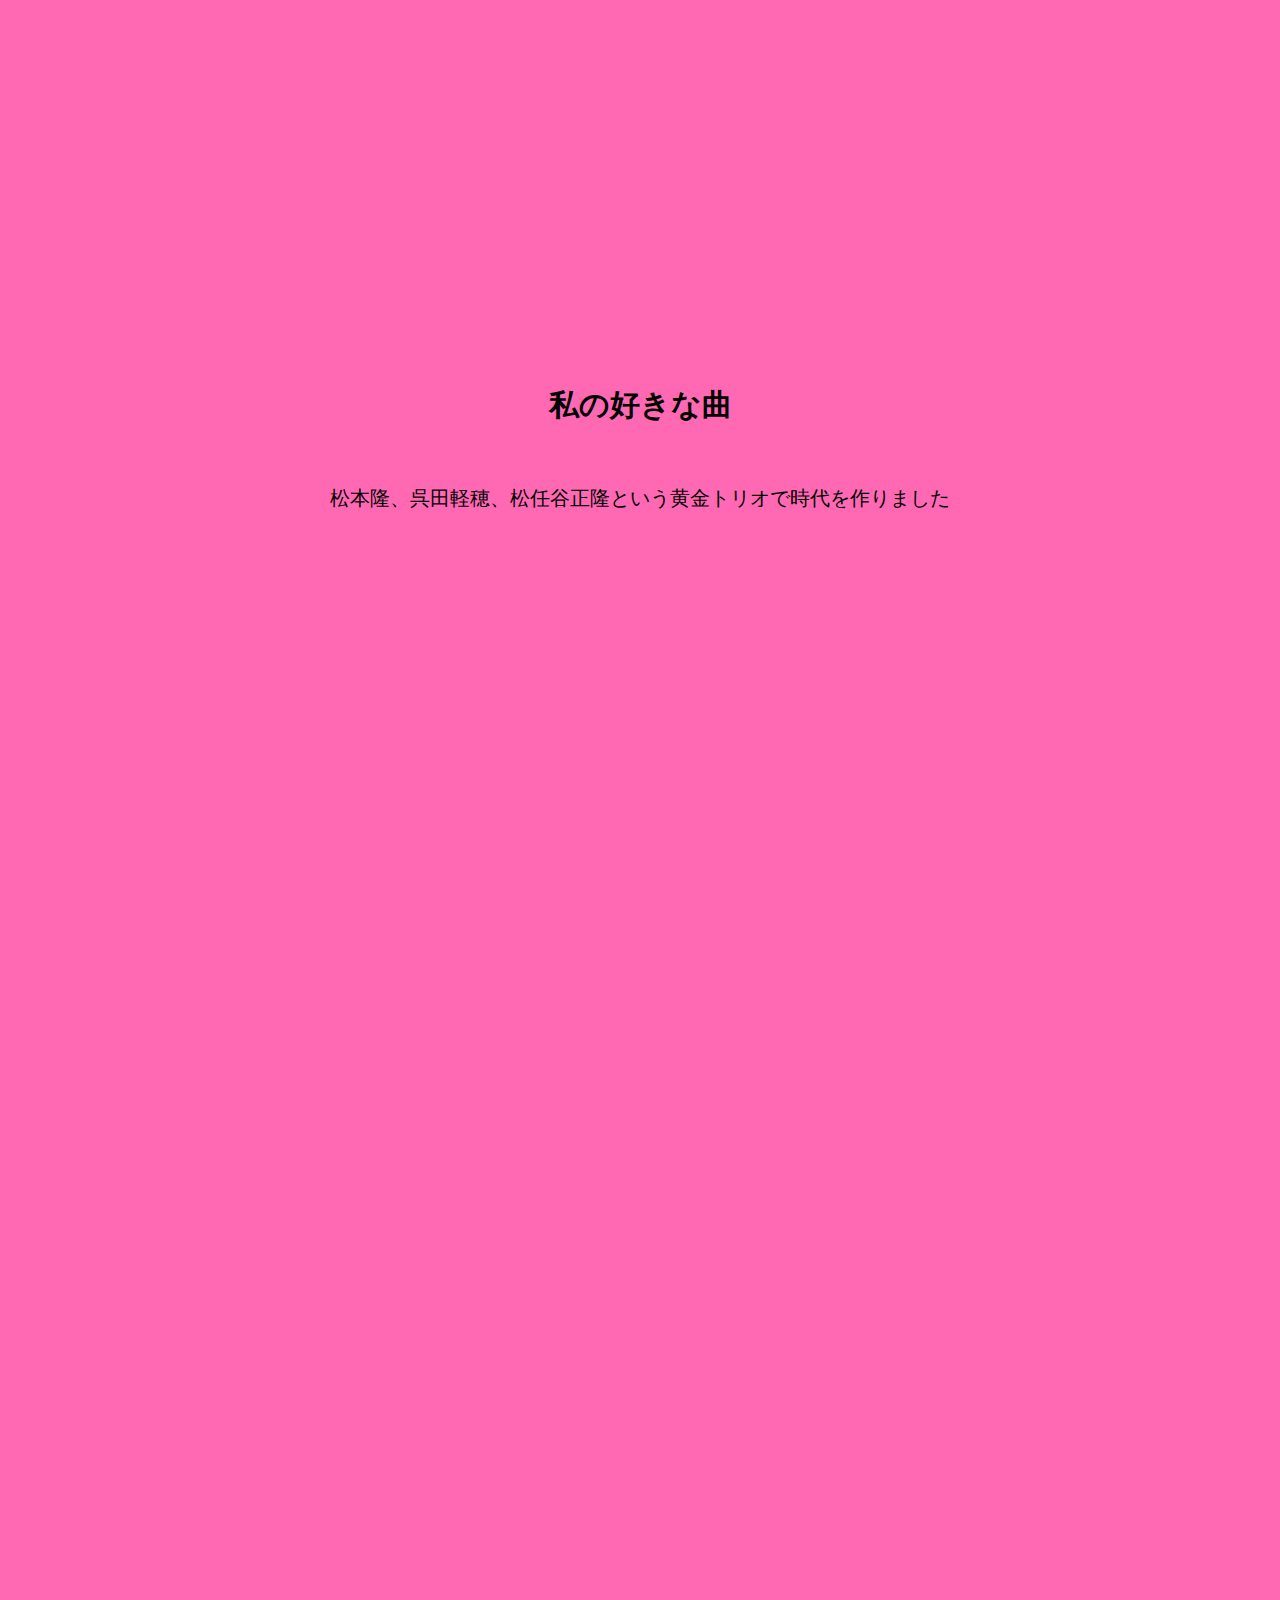
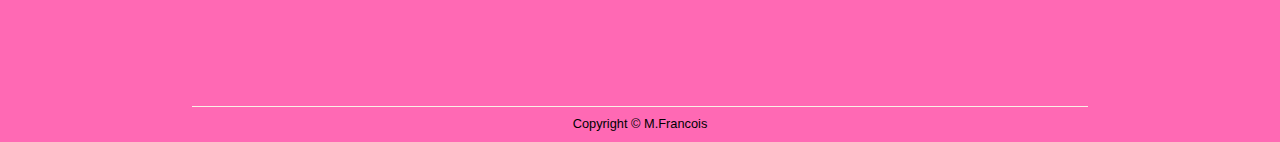
<file: assets/pages/html/Seiko-Matsuda_index.html>
<!DOCTYPE html>
<html lang="ja">

<head>
    <meta charset="UTF-8">
    <meta http-equiv="X-UA-Compatible" content="IE=edge">
    <meta name="viewport" content="width=device-width, initial-scale=1.0">
    <meta name="description" content="YMOは1978年から1983年まで活動し国内外問わず、テクノポップで社会現象を巻き起こした。">
    <title>松田聖子</title>
    <link rel="stylesheet" href="../../css/destyle.css">
    <link rel="stylesheet" href="../../pages/css/common.css">
    <link rel="stylesheet" href="../../pages/css/Seiko-Matsuda_style.css">

    <link rel="apple-touch-icon" sizes="180x180" href="../../images/favicon/apple-touch-icon.png">
    <link rel="icon" type="image/png" sizes="32x32" href="../../images/favicon/favicon-32x32.png">
    <link rel="icon" type="image/png" sizes="16x16" href="../../images/favicon/favicon-16x16.png">
    <link rel="manifest" href="../../images/favicon/site.webmanifest">
    <link rel="mask-icon" href="../../images/favicon/safari-pinned-tab.svg" color="#5bbad5">
    <meta name="msapplication-TileColor" content="#da532c">
    <meta name="theme-color" content="#ffffff">
</head>

<body>

    <strong class="Seiko">今も輝き続ける王道アイドル、松田聖子</strong>

    <section class="section">
        <section class="section-inner">
            <section class="section">
                <div>
                    <img src="../../images/Seiko-Matsuda.png" alt="Seiko Matsuda" class="section-image-sub">
                </div>

                <div class="section-explain">
                    <p class="section-font">絶対的エースであった山口百恵が引退した1980年。その大きなショックとともにやってきた。
                        それが松田聖子である。裸足の季節でデビューを果たし、作詞に松本隆、作曲に呉田軽穂、編曲に松任谷正隆という豪華な制作陣を率いて
                        たくさんのヒット曲をこの世にはなってきた。その後、1980年から89年ごろにかけて、アイドル黄金期が訪れることとなる。
                        年齢を感じさせない現在。40年以上が経過してもなお、積極的に歌手活動を続けている。
                    </p>

                    <blockquote>
                        <p class="section-font">
                            <cite>出典:<a href="https://www.seikomatsuda.co.jp/" target="_blank">松田聖子-ホームページより改変</a></cite>
                        </p>
                    </blockquote>
                </div>

                
            </section>
        </section>

    </section>

    <strong class="Seiko">動画で松田聖子さんを知る</strong>

    <p class="section-font-sub-sub">山口百恵という時代が終わると同時に現れました</p>

    <section class="section-sub">
        <div class="section-video">
            <iframe class="section-video-adjust" width="560" height="315" 
                src="https://www.youtube.com/embed/ev_qNnilbXc" title="YouTube video player" frameborder="0" 
                allow="accelerometer; autoplay; clipboard-write; encrypted-media; gyroscope; picture-in-picture; web-share" 
                allowfullscreen>
            </iframe>
        </div>

        <div class="section-video">
            <iframe class="section-video-adjust" width="560" height="315" 
                src="https://www.youtube.com/embed/No-yW4SgsP4" title="YouTube video player" frameborder="0" 
                allow="accelerometer; autoplay; clipboard-write; encrypted-media; gyroscope; picture-in-picture; web-share" 
                allowfullscreen>
            </iframe>
        </div>

        <div class="section-video">
            <iframe class="section-video-adjust" width="560" height="315" 
                src="https://www.youtube.com/embed/5FgYw8FPPNY" title="YouTube video player" frameborder="0" 
                allow="accelerometer; autoplay; clipboard-write; encrypted-media; gyroscope; picture-in-picture; web-share" 
                allowfullscreen>
            </iframe>
        </div>

    </section>

    <strong class="Seiko">私の好きな曲</strong>

    <p class="section-font-sub-sub">松本隆、呉田軽穂、松任谷正隆という黄金トリオで時代を作りました</p>

    <section class="section-sub">
        <div class="section-video">
            <iframe class="section-video-adjust" width="560" height="315" 
                src="https://www.youtube.com/embed/5Dp0n55l96M" title="YouTube video player" frameborder="0" 
                allow="accelerometer; autoplay; clipboard-write; encrypted-media; gyroscope; picture-in-picture; web-share" 
                allowfullscreen>
            </iframe>
        </div>

        <div class="section-video">
            <iframe class="section-video-adjust" width="560" height="315" 
                src="https://www.youtube.com/embed/Z6HZGuWfSZ0" title="YouTube video player" frameborder="0" 
                allow="accelerometer; autoplay; clipboard-write; encrypted-media; gyroscope; picture-in-picture; web-share" 
                allowfullscreen>
            </iframe>
        </div>

        <div class="section-video">
            <iframe class="section-video-adjust" width="560" height="315" 
                src="https://www.youtube.com/embed/0LhhKHxDgu4" title="YouTube video player" frameborder="0" 
                allow="accelerometer; autoplay; clipboard-write; encrypted-media; gyroscope; picture-in-picture; web-share" 
                allowfullscreen>
            </iframe>
        </div>

        <div class="section-video">
            <iframe class="section-video-adjust" width="560" height="315" 
                src="https://www.youtube.com/embed/ne27Cfc3cEs" title="YouTube video player" frameborder="0" 
                allow="accelerometer; autoplay; clipboard-write; encrypted-media; gyroscope; picture-in-picture; web-share" 
                allowfullscreen>
            </iframe>
        </div>
    </section>

    <footer class="footer">
        <hr class="footer-line" />
        <small class="footer-copy">Copyright © M.Francois </small>
    </footer>

    <aside>
        <div>
            <a href="./Seiko-Matsuda_index.html" id="back-to-top" class="back-to-top"></a>
        </div>
    </aside>

    <script src="../../js/script.js"></script>
    <script src="../../js/smoothscroll.js"></script>
</body>

</html>
</file>
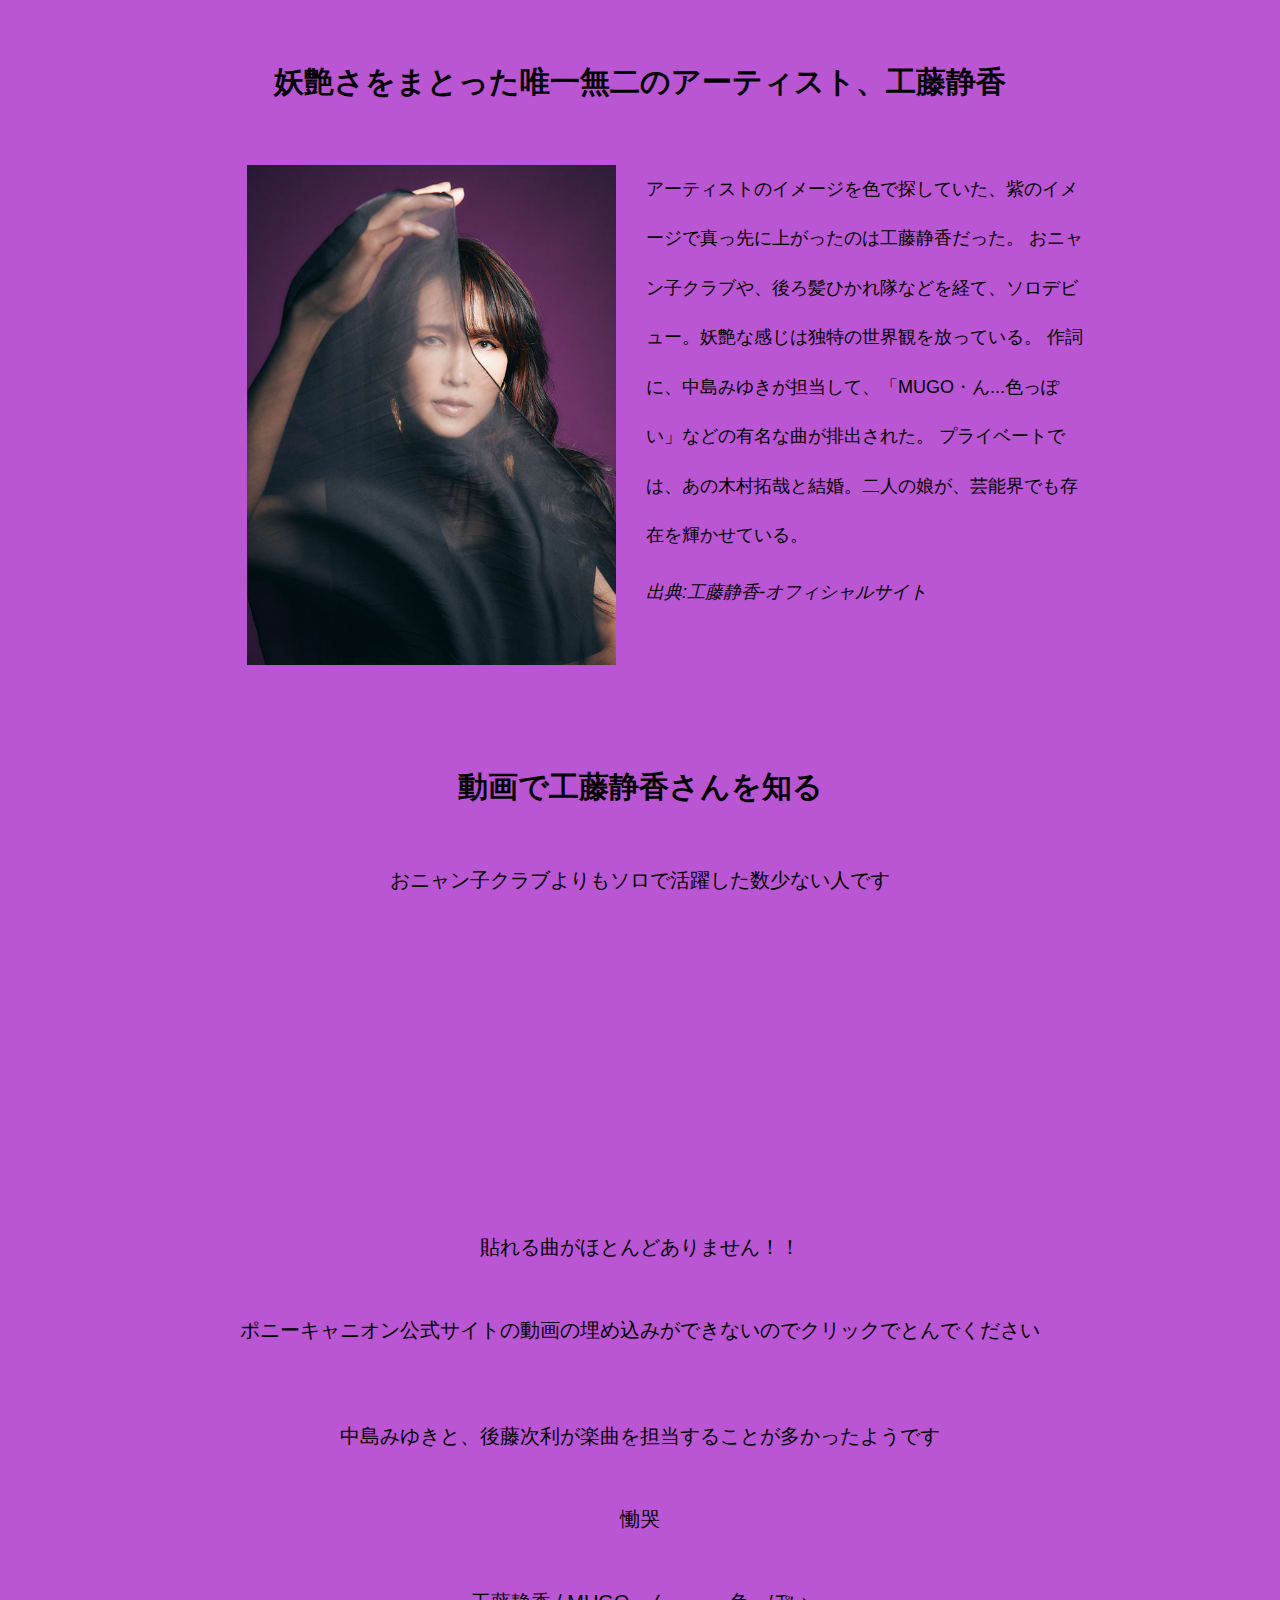
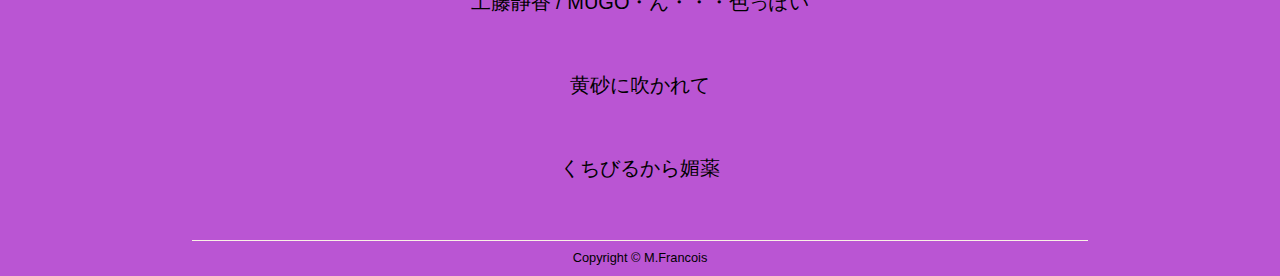
<file: assets/pages/html/Shizuka-Kudo_index.html>
<!DOCTYPE html>
<html lang="ja">

<head>
    <meta charset="UTF-8">
    <meta http-equiv="X-UA-Compatible" content="IE=edge">
    <meta name="viewport" content="width=device-width, initial-scale=1.0">
    <meta name="description" content="YMOは1978年から1983年まで活動し国内外問わず、テクノポップで社会現象を巻き起こした。">
    <title>工藤静香</title>
    <link rel="stylesheet" href="../../css/destyle.css">
    <link rel="stylesheet" href="../../pages/css/common.css">
    <link rel="stylesheet" href="../../pages/css/Shizuka-Kudo_style.css">

    <link rel="apple-touch-icon" sizes="180x180" href="../../images/favicon/apple-touch-icon.png">
    <link rel="icon" type="image/png" sizes="32x32" href="../../images/favicon/favicon-32x32.png">
    <link rel="icon" type="image/png" sizes="16x16" href="../../images/favicon/favicon-16x16.png">
    <link rel="manifest" href="../../images/favicon/site.webmanifest">
    <link rel="mask-icon" href="../../images/favicon/safari-pinned-tab.svg" color="#5bbad5">
    <meta name="msapplication-TileColor" content="#da532c">
    <meta name="theme-color" content="#ffffff">
</head>

<body>

    <strong class="kudo">妖艶さをまとった唯一無二のアーティスト、工藤静香</strong>

    <section class="section">
        <section class="section-inner">
            <section class="section">
                <div>
                    <img src="../../images/Shizuka-Kudo.png" alt="Shizuka Kudo" class="section-image-sub">
                </div>

                <div class="section-explain">
                    <p class="section-font">アーティストのイメージを色で探していた、紫のイメージで真っ先に上がったのは工藤静香だった。
                      おニャン子クラブや、後ろ髪ひかれ隊などを経て、ソロデビュー。妖艶な感じは独特の世界観を放っている。
                      作詞に、中島みゆきが担当して、「MUGO・ん...色っぽい」などの有名な曲が排出された。
                      プライベートでは、あの木村拓哉と結婚。二人の娘が、芸能界でも存在を輝かせている。
                    </p>

                    <blockquote>
                        <p class="section-font">
                            <cite>出典:<a href="https://sp.shizuka-kudo.com/" target="_blank">工藤静香-オフィシャルサイト</a></cite>
                        </p>
                    </blockquote>
                </div>

                
            </section>
        </section>

    </section>

    <strong class="kudo">動画で工藤静香さんを知る</strong>

    <p class="section-font-sub-sub">おニャン子クラブよりもソロで活躍した数少ない人です</p>

    <section class="section-sub">
        <div class="section-video">
            <iframe class="section-video-adjust" width="560" height="315" 
                src="https://www.youtube.com/embed/bBEhnnQlLGk" title="YouTube video player" frameborder="0" 
                allow="accelerometer; autoplay; clipboard-write; encrypted-media; gyroscope; picture-in-picture; web-share" 
                allowfullscreen>
            </iframe>
        </div>

        <p class="section-font-sub-sub">貼れる曲がほとんどありません！！<br></p>

        <p class="section-font-sub-sub"> ポニーキャニオン公式サイトの動画の埋め込みができないのでクリックでとんでください<br>　

        <p class="section-font-sub-sub">中島みゆきと、後藤次利が楽曲を担当することが多かったようです</p>

        <a href="https://youtu.be/Y-vtEQJTwI8" target="_blank" class="section-font-hover">
            <p class="section-font-sub-sub">慟哭</p>
        </a>

        <a href="https://youtu.be/VT1GnjxcwZc" target="_blank" class="section-font-hover">
            <p class="section-font-sub-sub">工藤静香 / MUGO・ん・・・色っぽい</p>
        </a>

        <a href="https://youtu.be/6tx6sGHbS9E" target="_blank" class="section-font-hover">
            <p class="section-font-sub-sub">黄砂に吹かれて</p>
        </a>

        <a href="https://youtu.be/RKa7DXH8atk" target="_blank" class="section-font-hover">
            <p class="section-font-sub-sub">くちびるから媚薬</p>
        </a>


    </section>

    <footer class="footer">
        <hr class="footer-line" />
        <small class="footer-copy">Copyright © M.Francois </small>
    </footer>

    <aside>
        <div>
            <a href="./Shizuka-Kudo_index.html" id="back-to-top" class="back-to-top"></a>
        </div>
    </aside>

    <script src="../../js/script.js"></script>
    <script src="../../js/smoothscroll.js"></script>
</body>

</html>
</file>
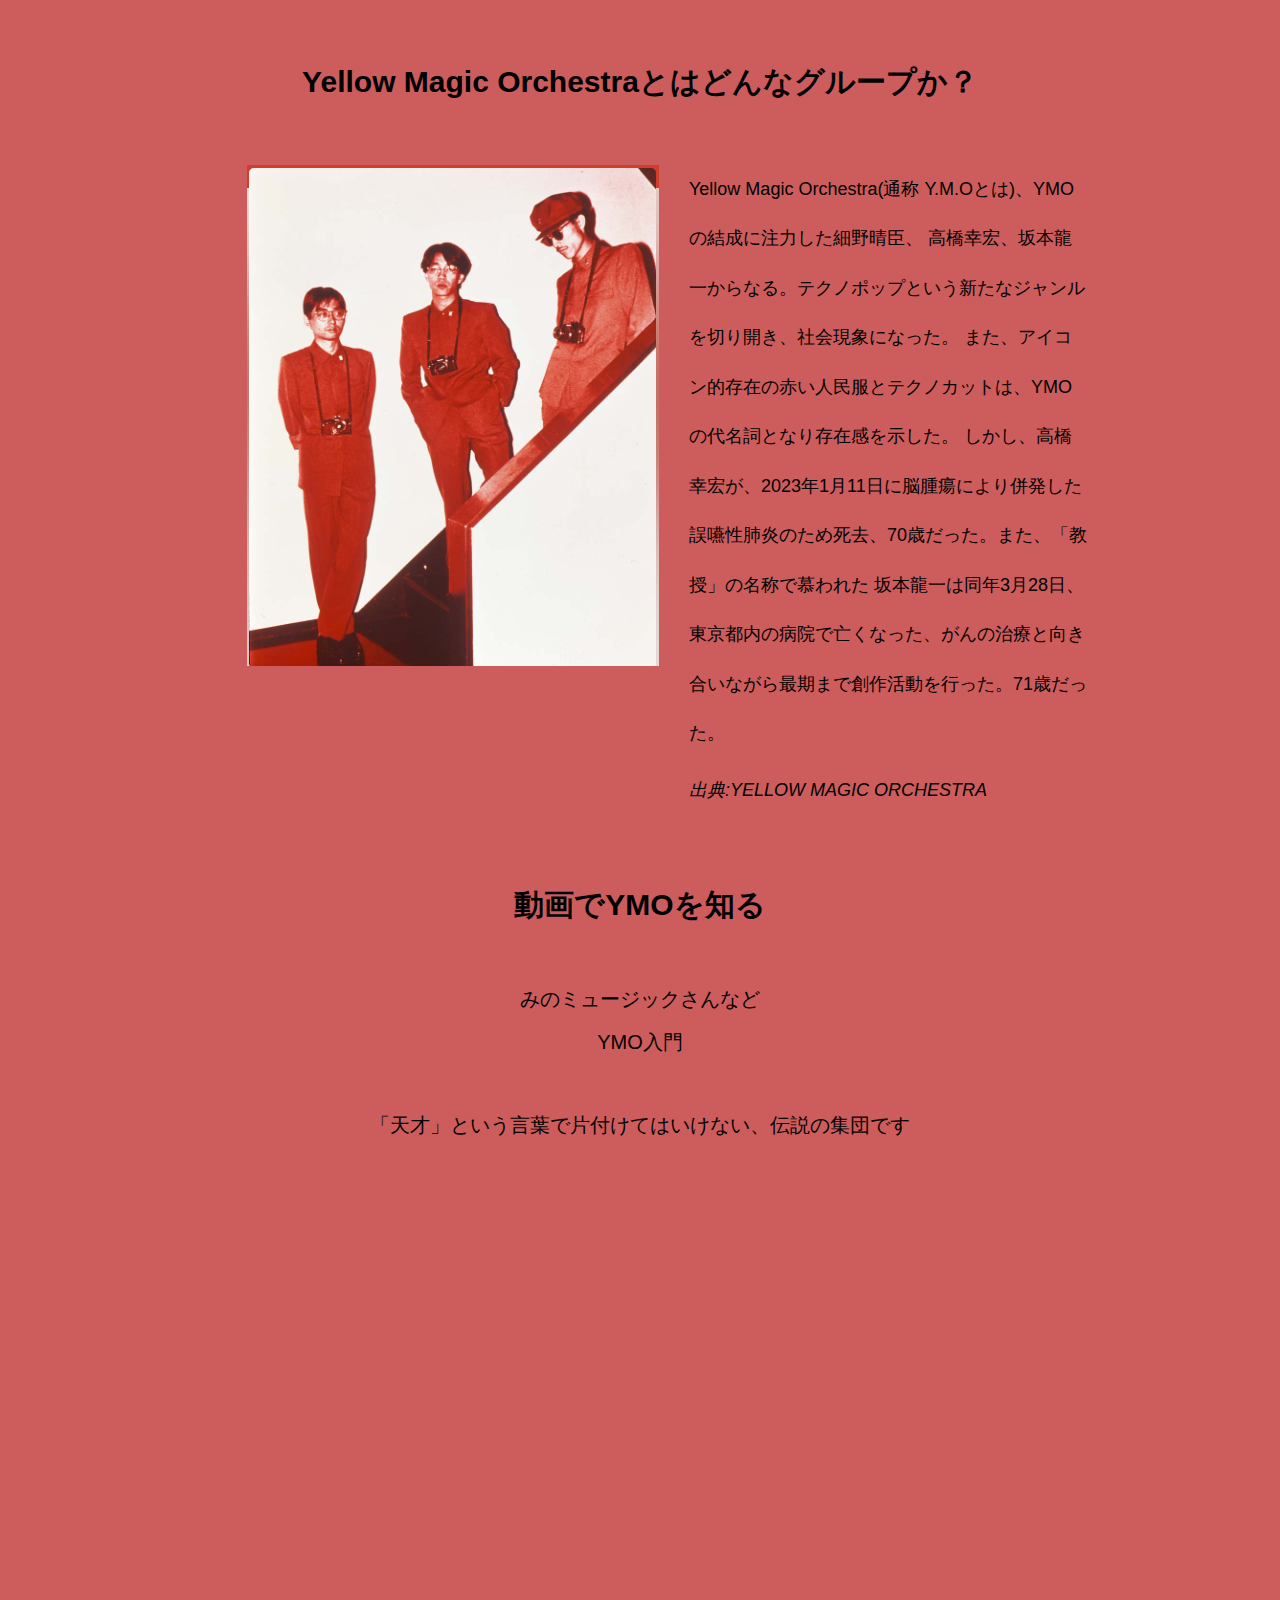
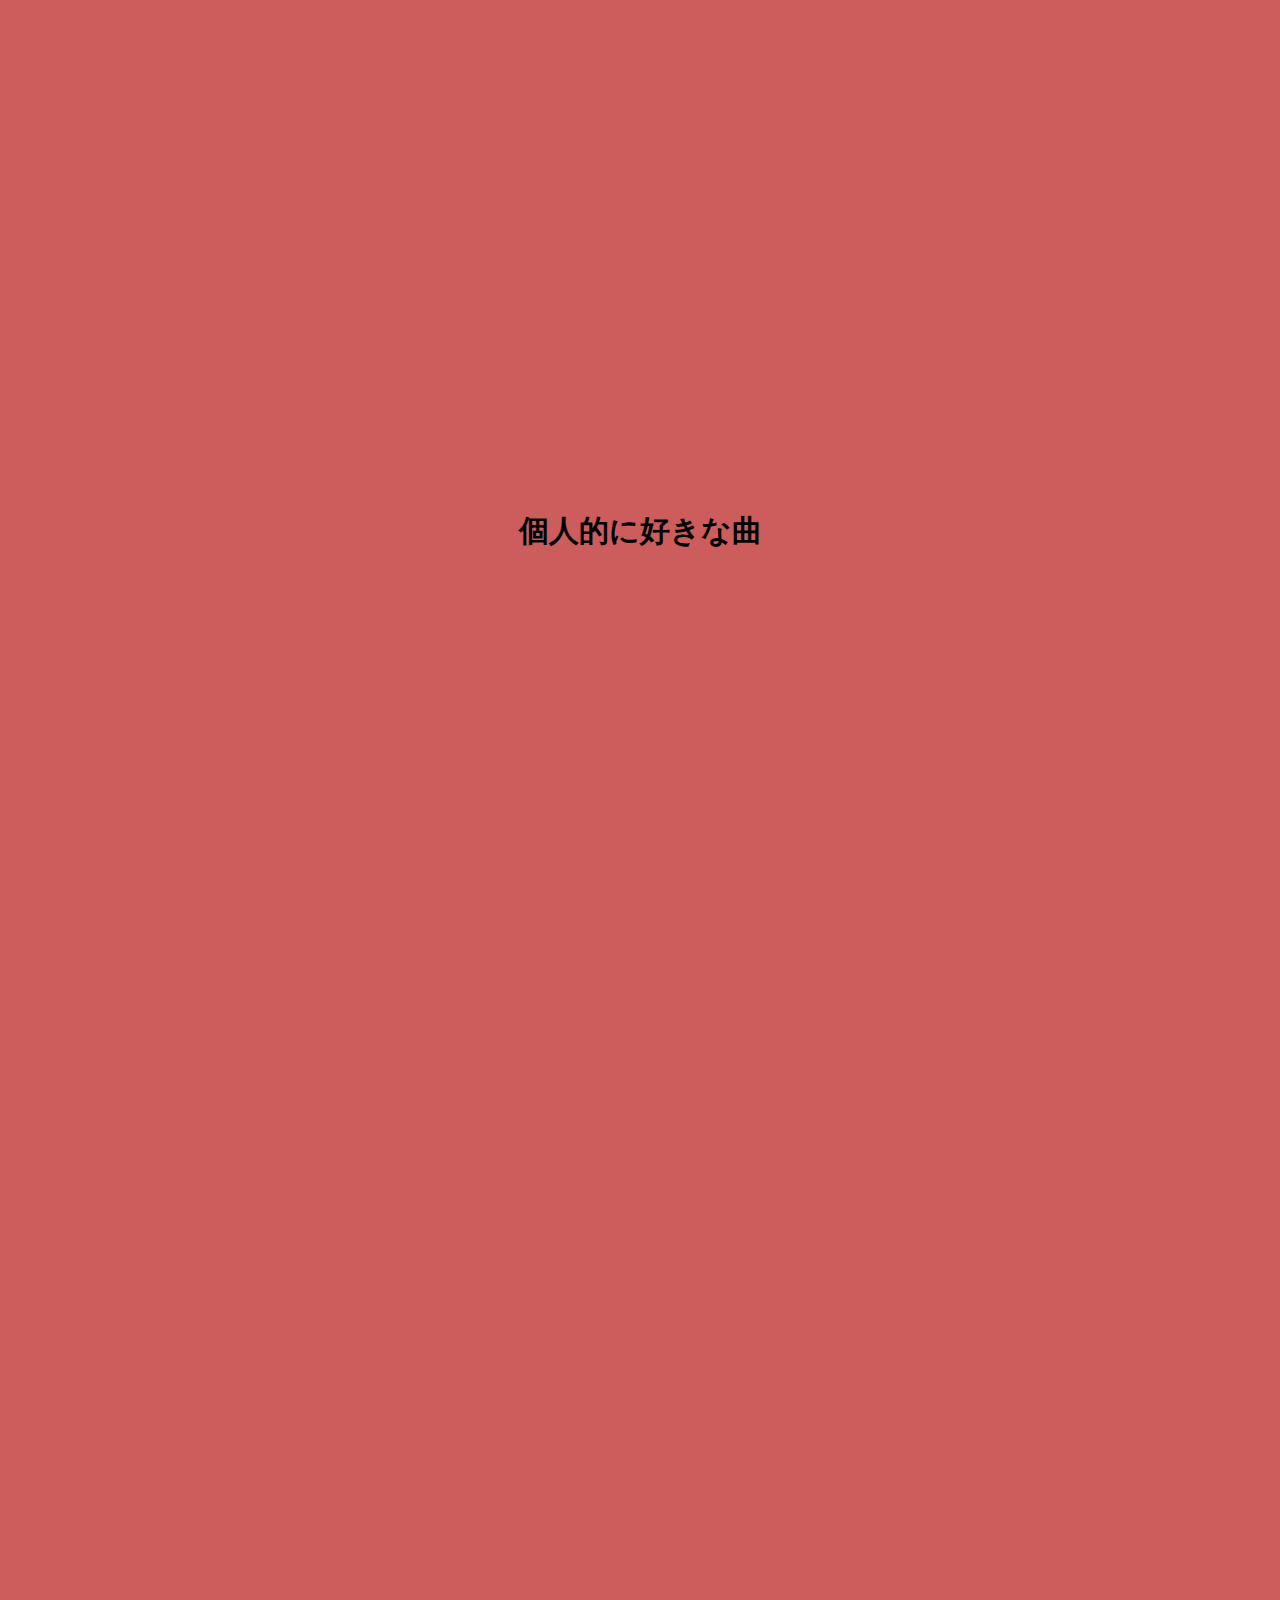
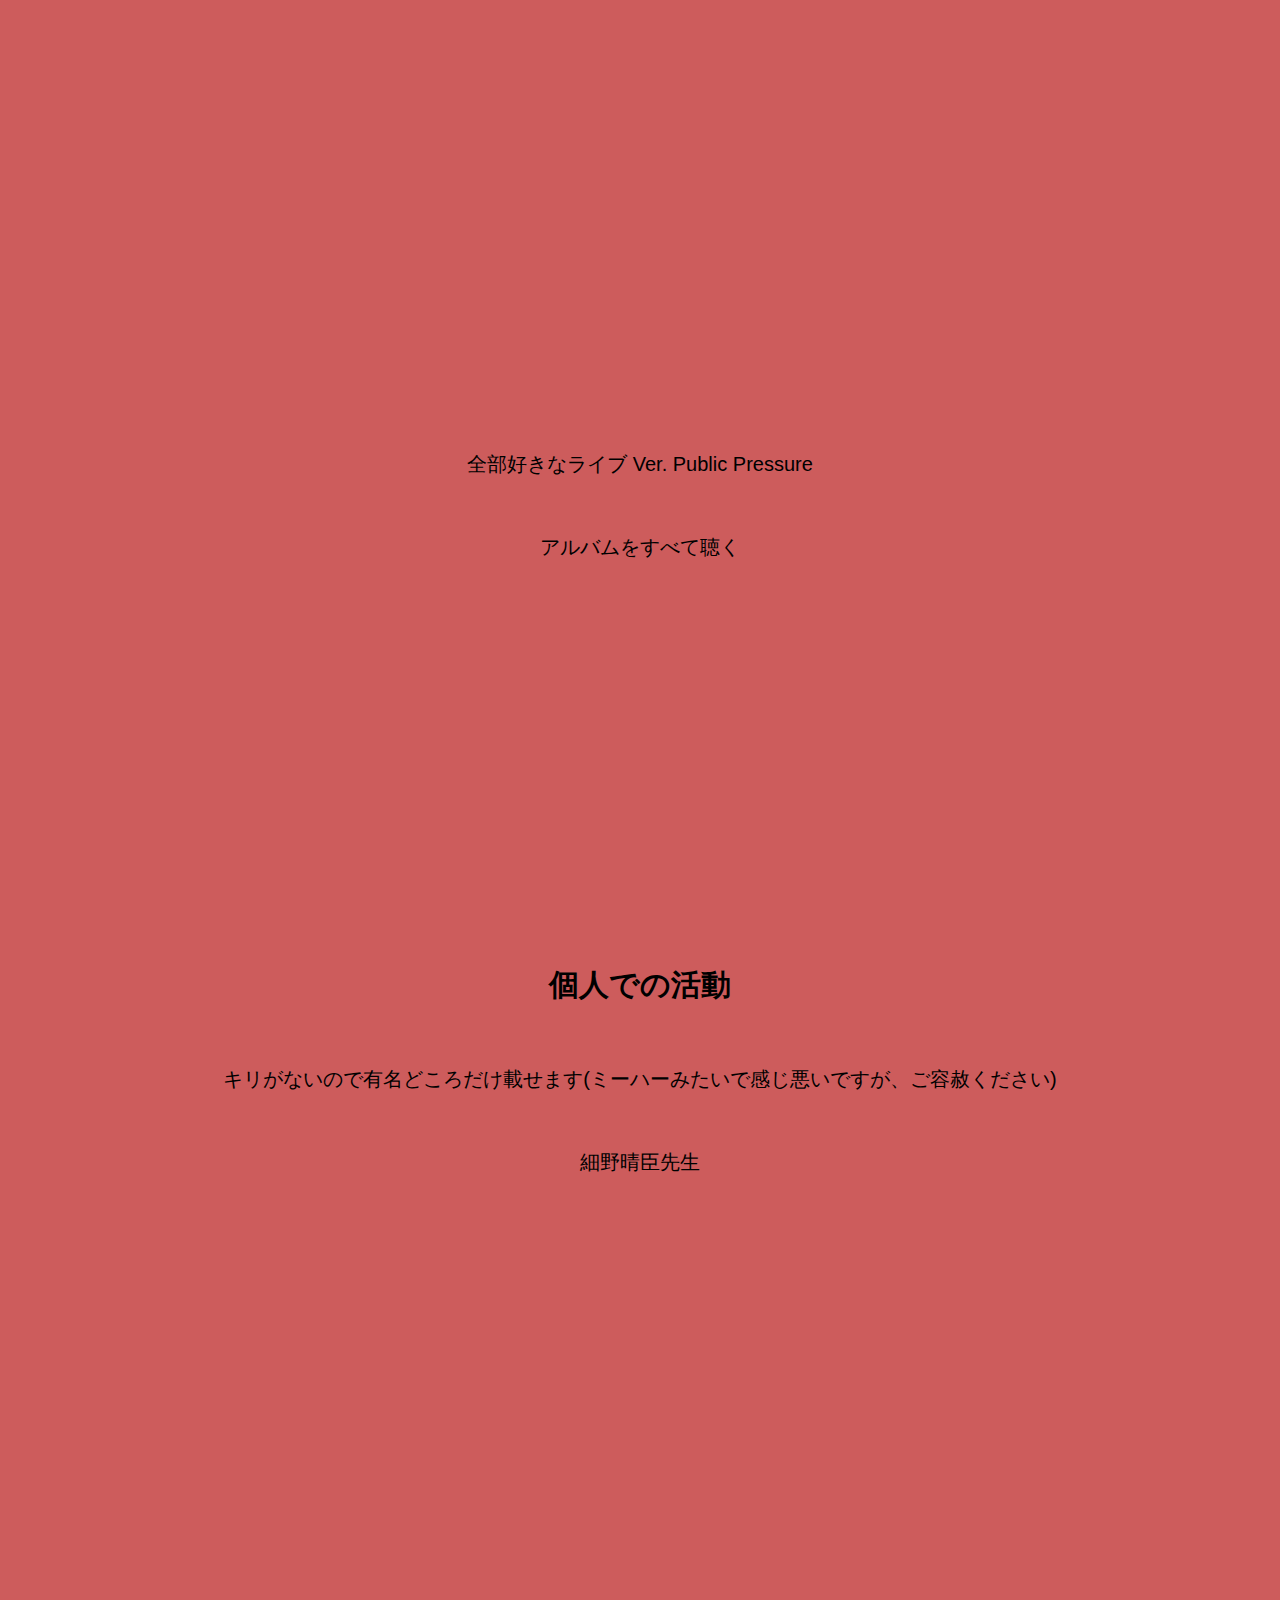
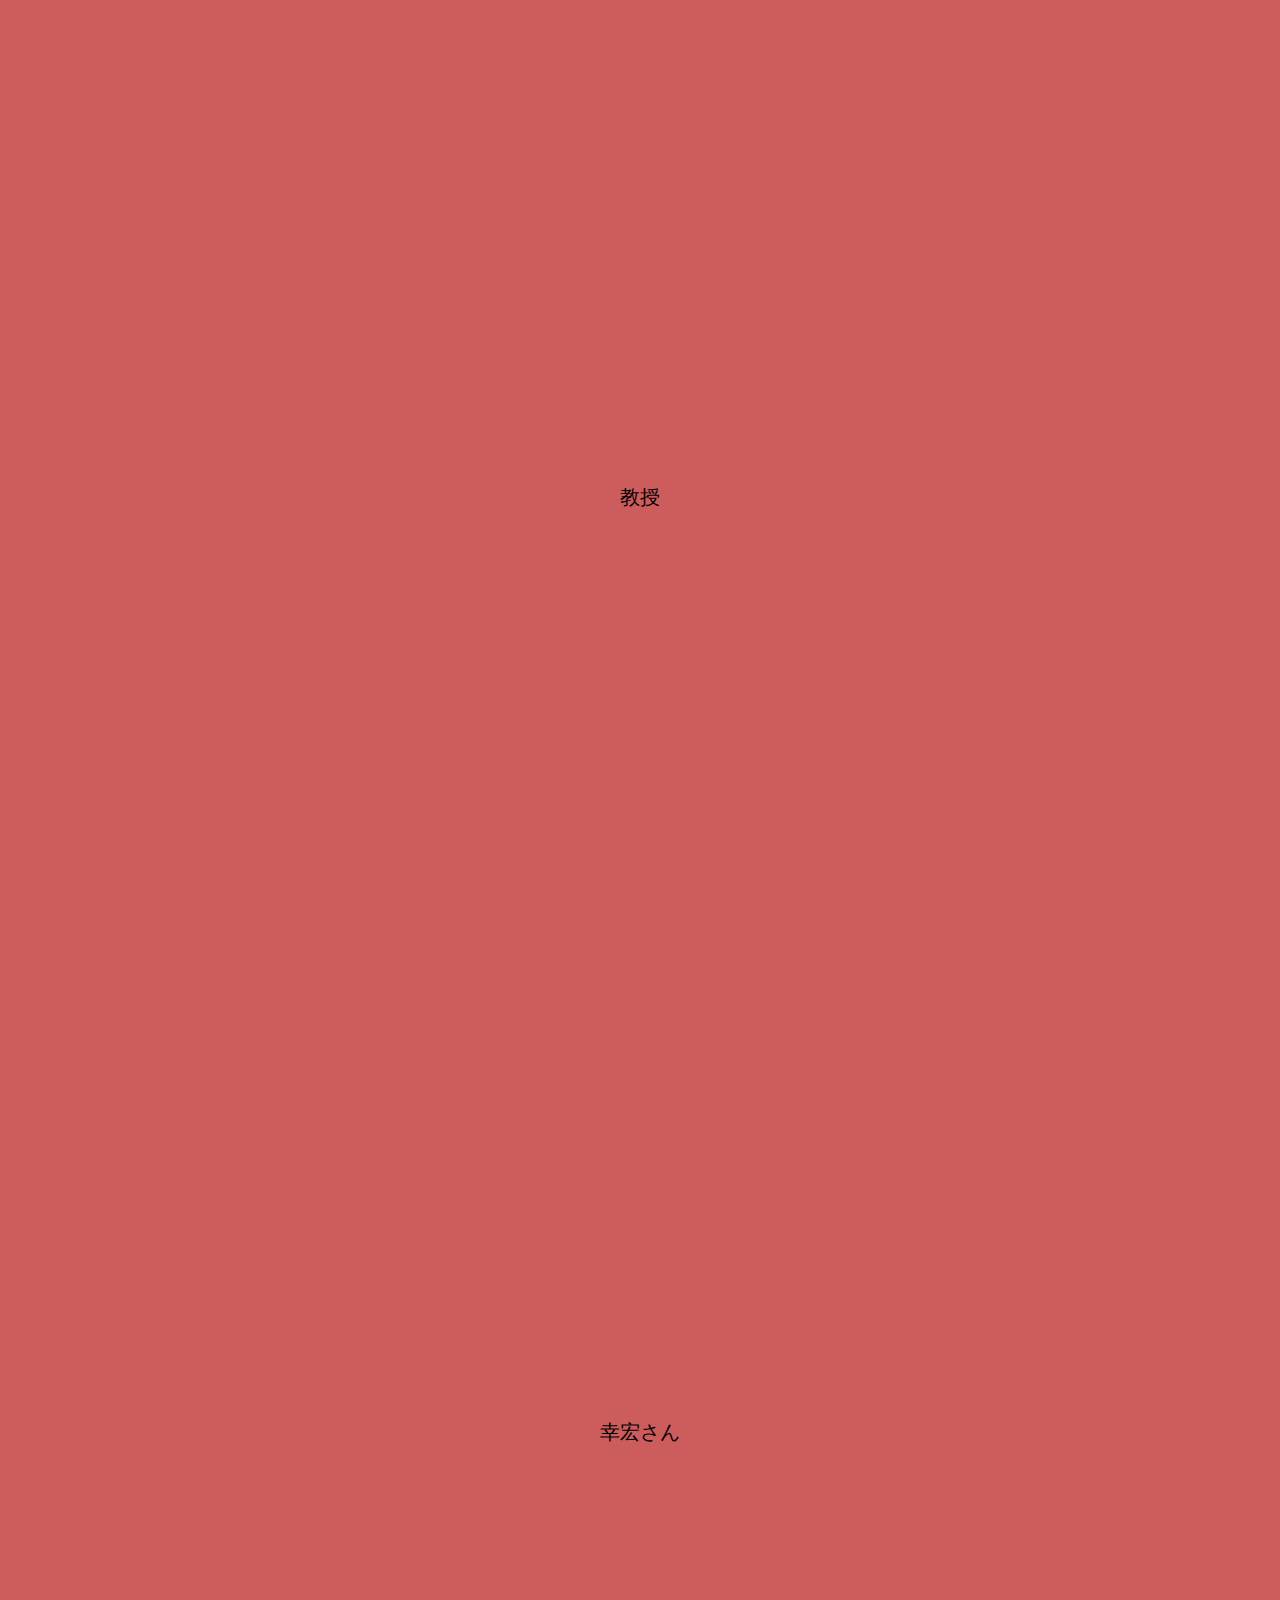
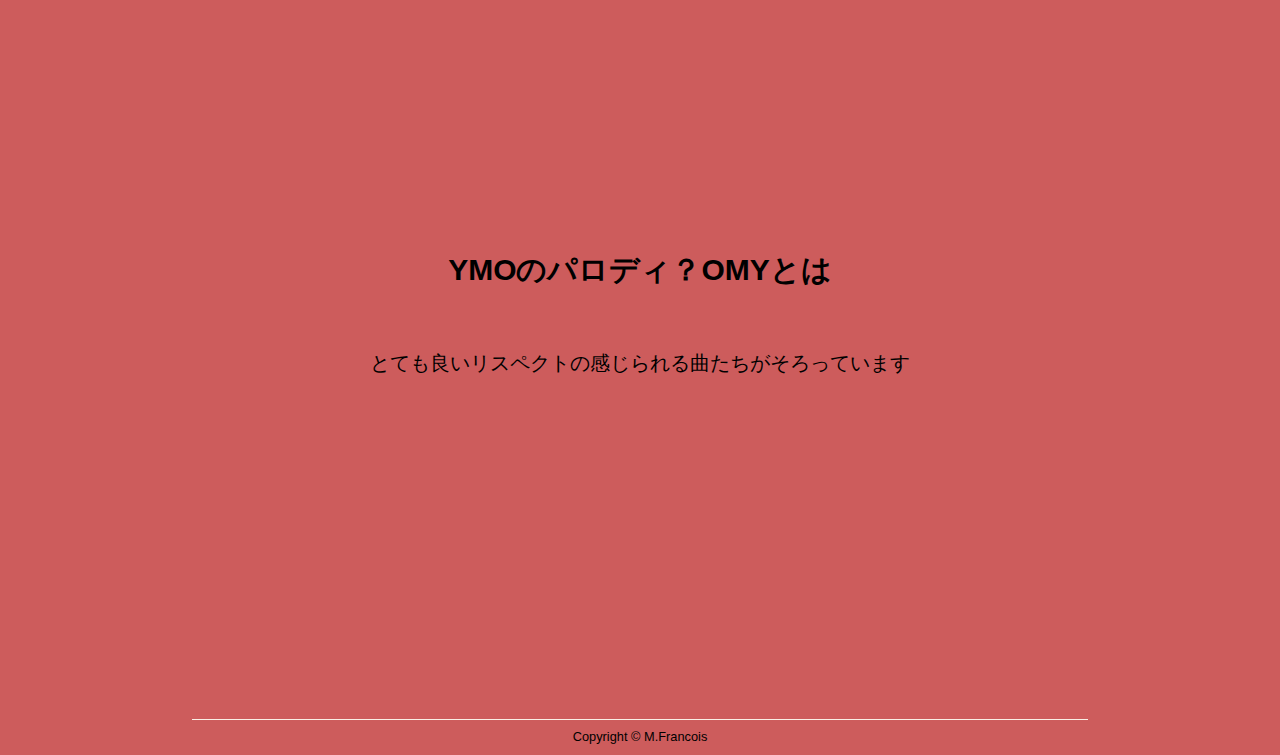
<file: assets/pages/html/YMO_index.html>
<!DOCTYPE html>
<html lang="ja">

<head>
    <meta charset="UTF-8">
    <meta http-equiv="X-UA-Compatible" content="IE=edge">
    <meta name="viewport" content="width=device-width, initial-scale=1.0">
    <meta name="description" content="YMOは1978年から1983年まで活動し国内外問わず、テクノポップで社会現象を巻き起こした。">
    <title>Yellow Magic Orchestra</title>
    <link rel="stylesheet" href="../../css/destyle.css">
    <link rel="stylesheet" href="../../pages/css/common.css">
    <link rel="stylesheet" href="../../pages/css/YMO_style.css">

    <link rel="apple-touch-icon" sizes="180x180" href="../../images/favicon/apple-touch-icon.png">
    <link rel="icon" type="image/png" sizes="32x32" href="../../images/favicon/favicon-32x32.png">
    <link rel="icon" type="image/png" sizes="16x16" href="../../images/favicon/favicon-16x16.png">
    <link rel="manifest" href="../../images/favicon/site.webmanifest">
    <link rel="mask-icon" href="../../images/favicon/safari-pinned-tab.svg" color="#5bbad5">
    <meta name="msapplication-TileColor" content="#da532c">
    <meta name="theme-color" content="#ffffff">
</head>

<body>

    <strong class="YMO">Yellow Magic Orchestraとはどんなグループか？</strong>

    <section class="section">
        <section class="section-inner">
            <section class="section">
                <div>
                    <img src="../../images/YMO.png" alt="YMO" class="section-image-sub">
                </div>

                <div class="section-explain">
                    <p class="section-font">Yellow Magic Orchestra(通称 Y.M.Oとは)、YMOの結成に注力した細野晴臣、
                        高橋幸宏、坂本龍一からなる。テクノポップという新たなジャンルを切り開き、社会現象になった。
                        また、アイコン的存在の赤い人民服とテクノカットは、YMOの代名詞となり存在感を示した。
                        しかし、高橋幸宏が、2023年1月11日に脳腫瘍により併発した誤嚥性肺炎のため死去、70歳だった。また、「教授」の名称で慕われた
                        坂本龍一は同年3月28日、東京都内の病院で亡くなった、がんの治療と向き合いながら最期まで創作活動を行った。71歳だった。
                    </p>

                    <blockquote>
                        <p class="section-font">
                            <cite>出典:<a href="https://www.sonymusic.co.jp/artist/YellowMagicOrchestra/" target="_blank">YELLOW MAGIC ORCHESTRA</a></cite>
                        </p>
                    </blockquote>
                </div>

                
            </section>
        </section>

    </section>

    <strong class="YMO">動画でYMOを知る</strong>
    <p class="section-font-sub">みのミュージックさんなど</p>

    <a href="https://www.youtube.com/watch?v=kmXMl86a1DY" target="_blank" class="section-font-hover">
        <p class="section-font-sub-sub">YMO入門</p>
    </a>

        <p class="section-font-sub-sub">「天才」という言葉で片付けてはいけない、伝説の集団です</p>

    <section class="section-sub">
        <div class="section-video">
            <iframe class="section-video-adjust" width="560" height="315" 
                src="https://www.youtube.com/embed/kmXMl86a1DY" title="YouTube video player" frameborder="0" 
                allow="accelerometer; autoplay; clipboard-write; encrypted-media; gyroscope; picture-in-picture; web-share" 
                allowfullscreen>
            </iframe>
        </div>

        <div class="section-video">
            <iframe class="section-video-adjust" width="560" height="315" 
                src="https://www.youtube.com/embed/o5kglxolMTc" title="YouTube video player" frameborder="0" 
                allow="accelerometer; autoplay; clipboard-write; encrypted-media; gyroscope; picture-in-picture; web-share" 
                allowfullscreen>
            </iframe>
        </div>

        <div class="section-video">
            <iframe class="section-video-adjust" width="560" height="315" 
                src="https://www.youtube.com/embed/nB5g2cUM2FQ" title="YouTube video player" frameborder="0" 
                allow="accelerometer; autoplay; clipboard-write; encrypted-media; gyroscope; picture-in-picture; web-share" 
                allowfullscreen>
            </iframe>
        </div>

    </section>

    <strong class="YMO">個人的に好きな曲</strong>

    <section class="section-sub">
        <div class="section-video">
            <iframe class="section-video-adjust" width="560" height="315" 
                src="https://www.youtube.com/embed/9qS8wKfOrvA" title="YouTube video player" frameborder="0" 
                allow="accelerometer; autoplay; clipboard-write; encrypted-media; gyroscope; picture-in-picture; web-share" 
                allowfullscreen>
            </iframe>
        </div>

        <div class="section-video">
            <iframe class="section-video-adjust" width="560" height="315" 
                src="https://www.youtube.com/embed/pM12MfoIK7Y" title="YouTube video player" frameborder="0" 
                allow="accelerometer; autoplay; clipboard-write; encrypted-media; gyroscope; picture-in-picture; web-share" 
                allowfullscreen>
            </iframe>
        </div>

        <div class="section-video">
            <iframe class="section-video-adjust" width="560" height="315" 
                src="https://www.youtube.com/embed/Tn3IwwjowjQ" title="YouTube video player" frameborder="0" 
                allow="accelerometer; autoplay; clipboard-write; encrypted-media; gyroscope; picture-in-picture; web-share" 
                allowfullscreen>
            </iframe>
        </div>

        <div class="section-video">
            <iframe class="section-video-adjust" width="560" height="315" 
                src="https://www.youtube.com/embed/RpfGLRu3aug" title="YouTube video player" frameborder="0" 
                allow="accelerometer; autoplay; clipboard-write; encrypted-media; gyroscope; picture-in-picture; web-share" 
                allowfullscreen>
            </iframe>
        </div>

        <div class="section-video">
            <iframe class="section-video-adjust" width="560" height="315" 
                src="https://www.youtube.com/embed/sP4V6jiNj18" title="YouTube video player" frameborder="0" 
                allow="accelerometer; autoplay; clipboard-write; encrypted-media; gyroscope; picture-in-picture; web-share" 
                allowfullscreen>
            </iframe>
        </div>

        <p class="section-font-sub-sub"> 全部好きなライブ Ver. Public Pressure 
            <p class="section-font-sub-sub section-font-hover">アルバムをすべて聴く<a href="https://youtu.be/YmGds6l9wxY"></a></p>
        </p>

        <div class="section-video">
            <iframe class="section-video-adjust" width="560" height="315" 
                src="https://www.youtube.com/embed/5nlIt3tDmgY" title="YouTube video player" frameborder="0" 
                allow="accelerometer; autoplay; clipboard-write; encrypted-media; gyroscope; picture-in-picture; web-share" 
                allowfullscreen>
            </iframe>
        </div>
    </section>

    <strong class="YMO">個人での活動</strong>
    <p class="section-font-sub-sub">キリがないので有名どころだけ載せます(ミーハーみたいで感じ悪いですが、ご容赦ください)</p>

    <p class="section-font-sub-sub">細野晴臣先生</p>

    <section class="section-sub">
        <div class="section-video">
            <iframe class="section-video-adjust" width="560" height="315" 
                src="https://www.youtube.com/embed/hdug8FJAHRU" title="YouTube video player" 
                frameborder="0" allow="accelerometer; autoplay; clipboard-write; encrypted-media; gyroscope; picture-in-picture; web-share" 
                allowfullscreen>
            </iframe>
        </div>

        <div class="section-video">
            <iframe class="section-video-adjust" width="560" height="315" 
                src="https://www.youtube.com/embed/49ZK_EVWIBM" title="YouTube video player" frameborder="0" 
                allow="accelerometer; autoplay; clipboard-write; encrypted-media; gyroscope; picture-in-picture; web-share" 
                allowfullscreen>
            </iframe>
        </div>

        <div class="section-video">
            <iframe class="section-video-adjust" width="560" height="315" 
                src="https://www.youtube.com/embed/zM97ZCzx4N4" title="YouTube video player" frameborder="0" 
                allow="accelerometer; autoplay; clipboard-write; encrypted-media; gyroscope; picture-in-picture; web-share" 
                allowfullscreen>
            </iframe>
        </div>

    </section>

    <p class="section-font-sub-sub">教授</p>

    <section class="section-sub">
        <div class="section-video">
            <iframe class="section-video-adjust" width="560" height="315" 
                src="https://www.youtube.com/embed/Tl8LA9glpxk" title="YouTube video player" frameborder="0"
                allow="accelerometer; autoplay; clipboard-write; encrypted-media; gyroscope; picture-in-picture; web-share" 
                allowfullscreen>
            </iframe>
        </div>

        <div class="section-video">
            <iframe class="section-video-adjust" width="560" height="315" 
                src="https://www.youtube.com/embed/XjhwZPNthf0" title="YouTube video player" frameborder="0" 
                allow="accelerometer; autoplay; clipboard-write; encrypted-media; gyroscope; picture-in-picture; web-share" 
                allowfullscreen>
            </iframe>
        </div>

        <div class="section-video">
            <iframe class="section-video-adjust" width="560" height="315" 
                src="https://www.youtube.com/embed/Pd28ZfD2V2E" title="YouTube video player" frameborder="0" 
                allow="accelerometer; autoplay; clipboard-write; encrypted-media; gyroscope; picture-in-picture; web-share" 
                allowfullscreen>
            </iframe>
        </div>

    </section>

    <p class="section-font-sub-sub">幸宏さん</p>

    <section class="section-sub">
        <div class="section-video">
            <iframe class="section-video-adjust" width="560" height="315" 
                src="https://www.youtube.com/embed/6NmNtssBYfs" title="YouTube video player" frameborder="0" 
                allow="accelerometer; autoplay; clipboard-write; encrypted-media; gyroscope; picture-in-picture; web-share" 
                allowfullscreen>
            </iframe>
        </div>

    </section>

    <strong class="YMO">YMOのパロディ？OMYとは</strong>
    <p class="section-font-sub-sub">とても良いリスペクトの感じられる曲たちがそろっています</p>

    <section class="section-sub">
        <div class="section-video">
            <iframe class="section-video-adjust" width="560" height="315" 
                src="https://www.youtube.com/embed/648-YcRs5M0" title="YouTube video player" frameborder="0" 
                allow="accelerometer; autoplay; clipboard-write; encrypted-media; gyroscope; picture-in-picture; web-share" 
                allowfullscreen>
            </iframe>
        </div>
        
    </section>

    <footer class="footer">
        <hr class="footer-line" />
        <small class="footer-copy">Copyright © M.Francois </small>
    </footer>

    <aside>
        <div>
            <a href="./YMO_index.html" id="back-to-top" class="back-to-top"></a>
        </div>
    </aside>

    <script src="../../js/script.js"></script>
    <script src="../../js/smoothscroll.js"></script>
</body>

</html>
</file>
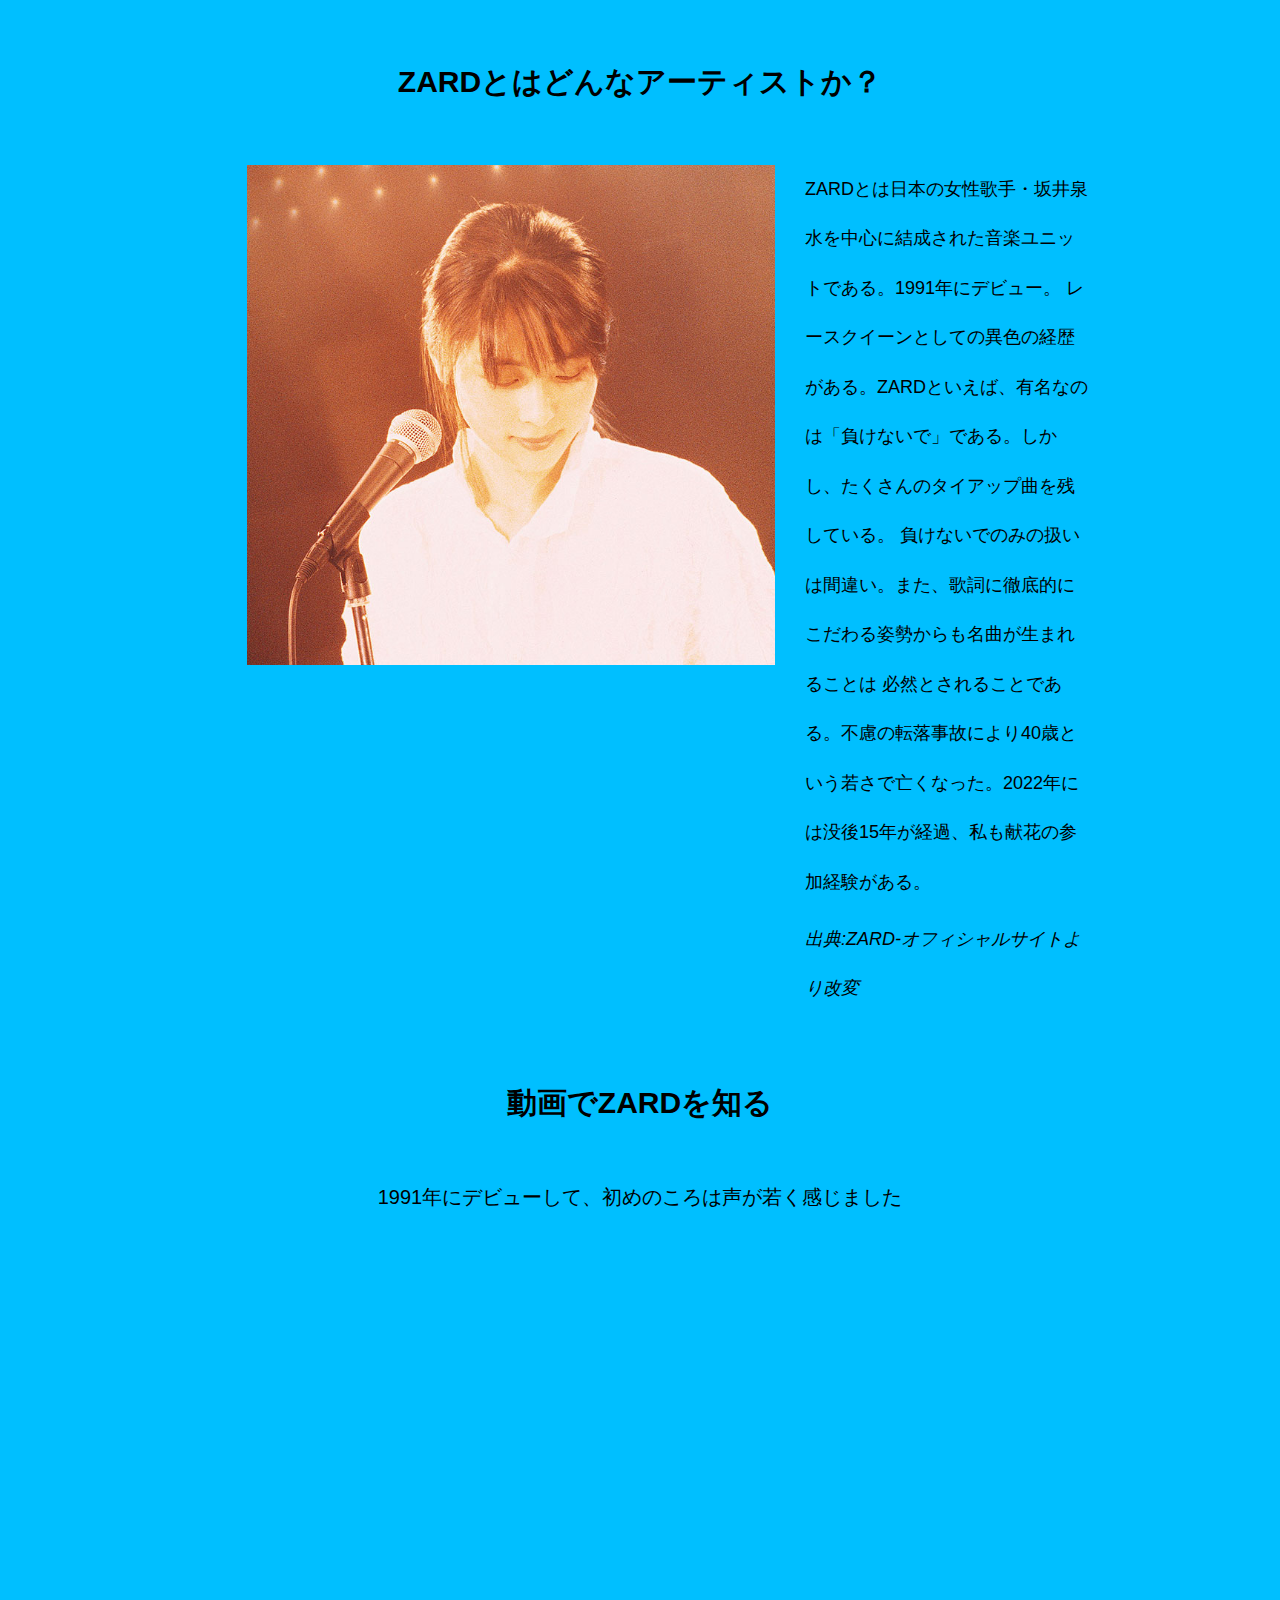
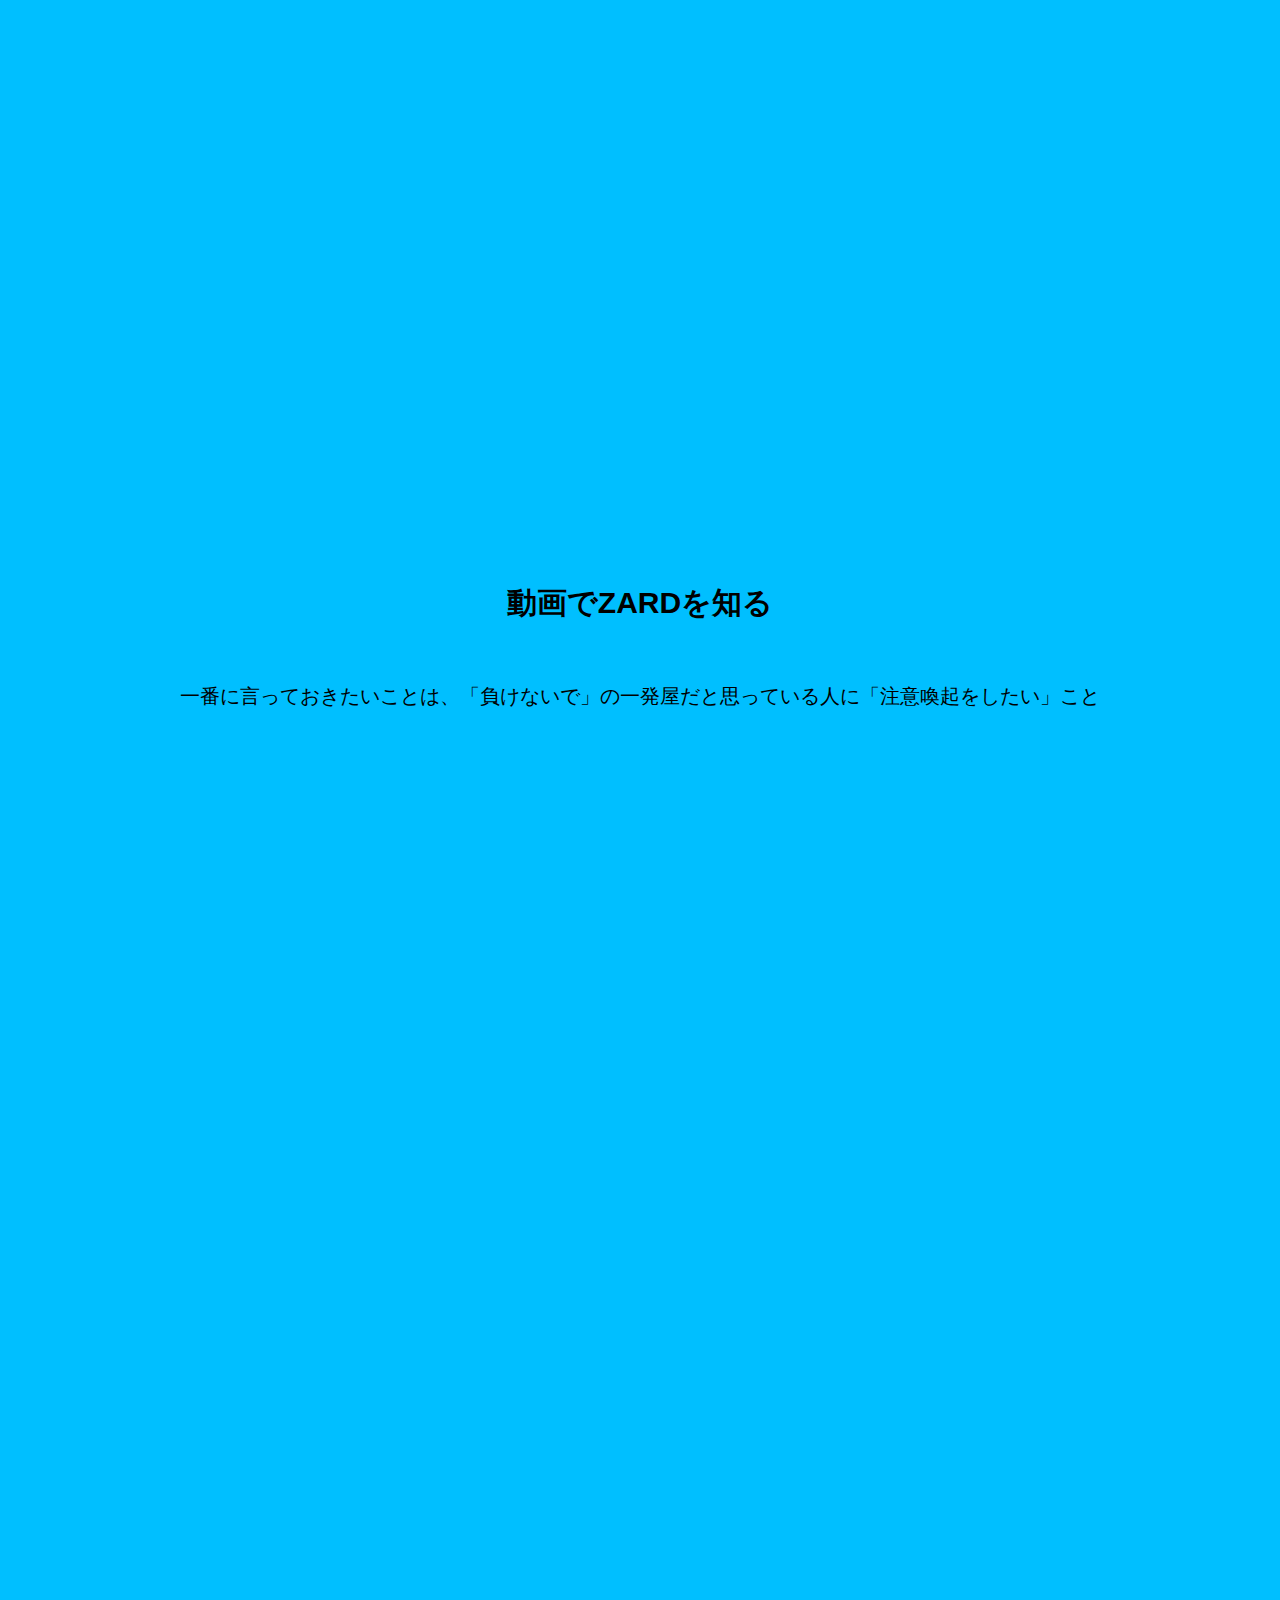
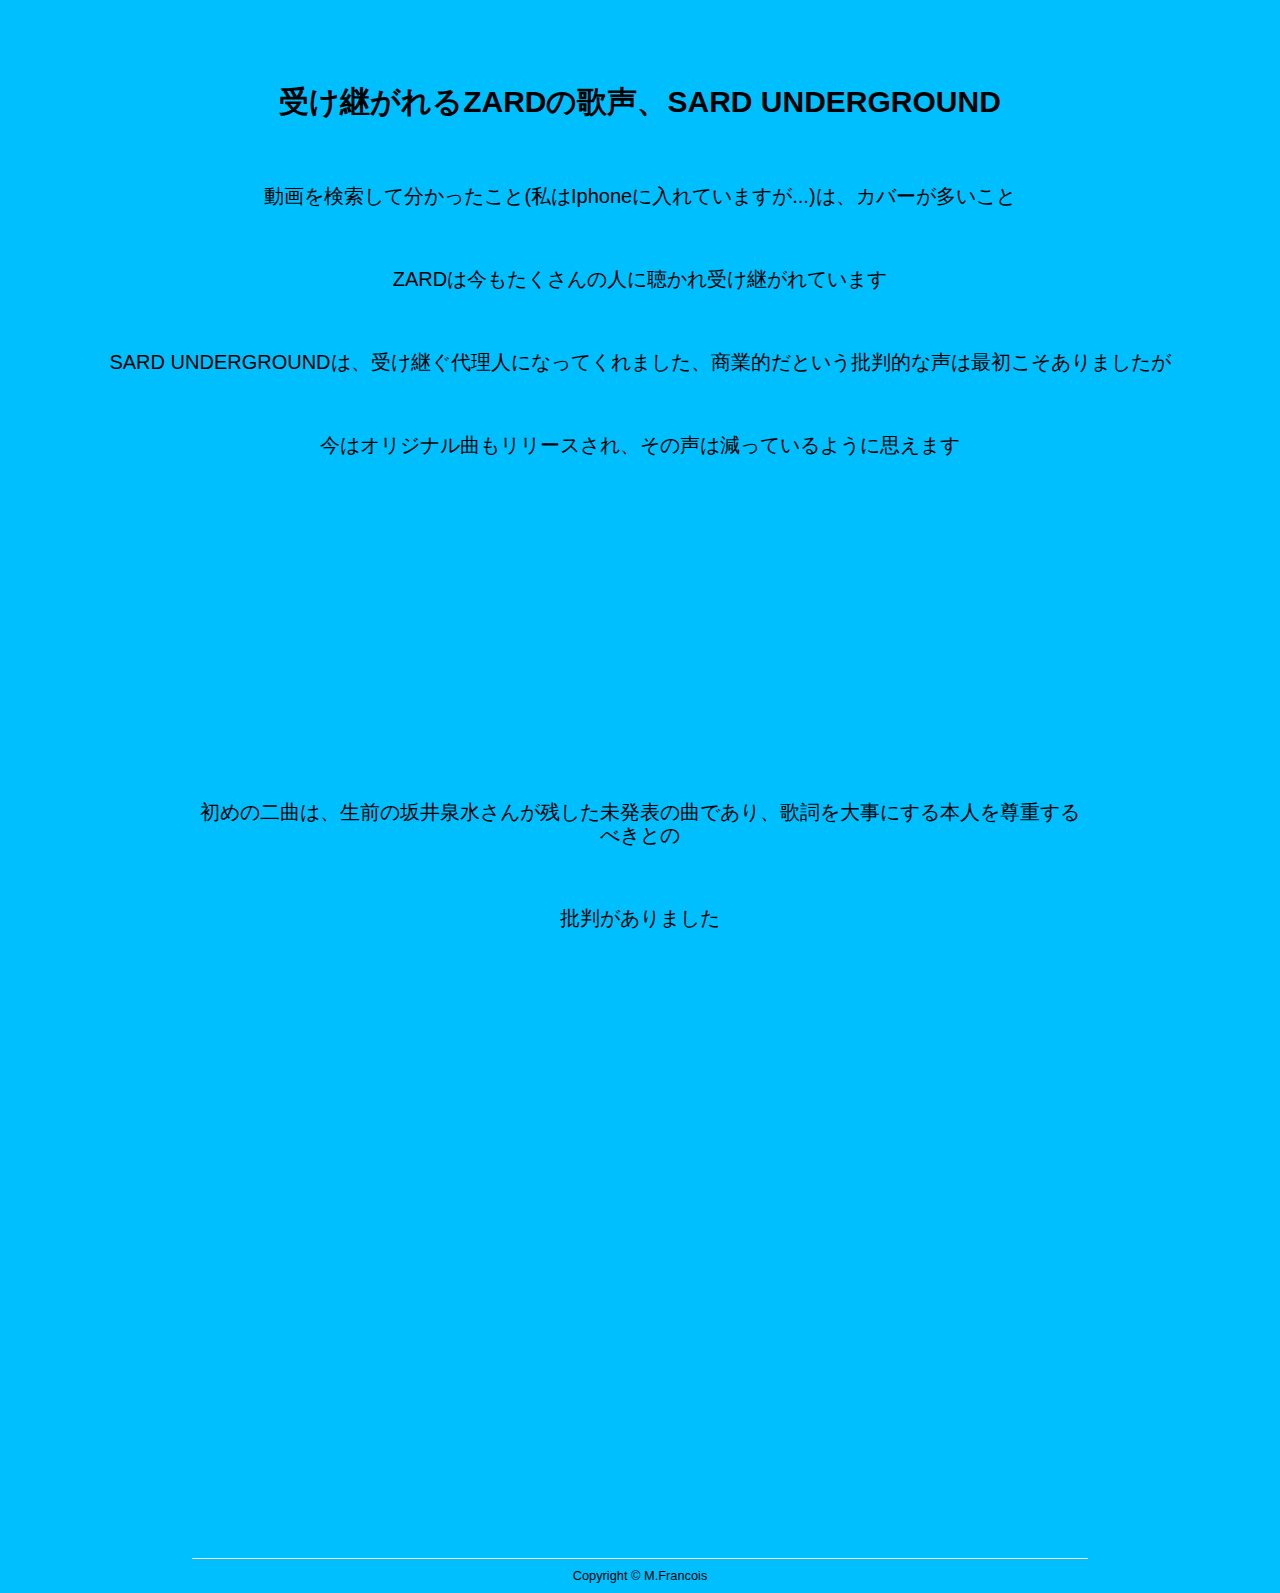
<file: assets/pages/html/ZARD_index.html>
<!DOCTYPE html>
<html lang="ja">

<head>
    <meta charset="UTF-8">
    <meta http-equiv="X-UA-Compatible" content="IE=edge">
    <meta name="viewport" content="width=device-width, initial-scale=1.0">
    <meta name="description" content="YMOは1978年から1983年まで活動し国内外問わず、テクノポップで社会現象を巻き起こした。">
    <title>ZARD</title>
    <link rel="stylesheet" href="../../css/destyle.css">
    <link rel="stylesheet" href="../../pages/css/common.css">
    <link rel="stylesheet" href="../../pages/css/ZARD_style.css">

    <link rel="apple-touch-icon" sizes="180x180" href="../../images/favicon/apple-touch-icon.png">
    <link rel="icon" type="image/png" sizes="32x32" href="../../images/favicon/favicon-32x32.png">
    <link rel="icon" type="image/png" sizes="16x16" href="../../images/favicon/favicon-16x16.png">
    <link rel="manifest" href="../../images/favicon/site.webmanifest">
    <link rel="mask-icon" href="../../images/favicon/safari-pinned-tab.svg" color="#5bbad5">
    <meta name="msapplication-TileColor" content="#da532c">
    <meta name="theme-color" content="#ffffff">
</head>

<body>

    <strong class="ZARD">ZARDとはどんなアーティストか？</strong>

    <section class="section">
        <section class="section-inner">
            <section class="section">
                <div>
                    <img src="../../images/ZARD.png" alt="ZARD" class="section-image-sub">
                </div>

                <div class="section-explain">
                    <p class="section-font">ZARDとは日本の女性歌手・坂井泉水を中心に結成された音楽ユニットである。1991年にデビュー。
                        レースクイーンとしての異色の経歴がある。ZARDといえば、有名なのは「負けないで」である。しかし、たくさんのタイアップ曲を残している。
                        負けないでのみの扱いは間違い。また、歌詞に徹底的にこだわる姿勢からも名曲が生まれることは
                        必然とされることである。不慮の転落事故により40歳という若さで亡くなった。2022年には没後15年が経過、私も献花の参加経験がある。
                    </p>

                    <blockquote>
                        <p class="section-font">
                            <cite>出典:<a href="https://wezard.net/" target="_blank">ZARD-オフィシャルサイトより改変</a></cite>
                        </p>
                    </blockquote>
                </div>

                
            </section>
        </section>

    </section>

    <strong class="ZARD">動画でZARDを知る</strong>

    <p class="section-font-sub-sub">1991年にデビューして、初めのころは声が若く感じました</p>

    <section class="section-sub">
        <div class="section-video">
            <iframe class="section-video-adjust" width="560" height="315" 
                src="https://www.youtube.com/embed/nabLCezmvTE" title="YouTube video player" frameborder="0" 
                allow="accelerometer; autoplay; clipboard-write; encrypted-media; gyroscope; picture-in-picture; web-share" 
                allowfullscreen>
            </iframe>
        </div>

        <div class="section-video">
            <iframe class="section-video-adjust" width="560" height="315" 
                src="https://www.youtube.com/embed/_4DJkOUU648" title="YouTube video player" frameborder="0" 
                allow="accelerometer; autoplay; clipboard-write; encrypted-media; gyroscope; picture-in-picture; web-share" 
                allowfullscreen>
            </iframe>
        </div>

        <div class="section-video">
            <iframe class="section-video-adjust" width="560" height="315" 
                src="https://www.youtube.com/embed/_A2th9RSL4U" title="YouTube video player" frameborder="0" 
                allow="accelerometer; autoplay; clipboard-write; encrypted-media; gyroscope; picture-in-picture; web-share" 
                allowfullscreen>
            </iframe>
        </div>
    </section>

    <strong class="ZARD">動画でZARDを知る</strong>

    <p class="section-font-sub-sub">一番に言っておきたいことは、「負けないで」の一発屋だと思っている人に「注意喚起をしたい」こと</p>

    <section class="section-sub">
        <div class="section-video">
            <iframe class="section-video-adjust" width="560" height="315" 
                src="https://www.youtube.com/embed/j9rax18IghI" title="YouTube video player" frameborder="0" 
                allow="accelerometer; autoplay; clipboard-write; encrypted-media; gyroscope; picture-in-picture; web-share" 
                allowfullscreen>
            </iframe>
        </div>

        <div class="section-video">
            <iframe class="section-video-adjust" width="560" height="315" 
                src="https://www.youtube.com/embed/F4SvX22-lKA" title="YouTube video player" frameborder="0" 
                allow="accelerometer; autoplay; clipboard-write; encrypted-media; gyroscope; picture-in-picture; web-share" 
                allowfullscreen>
            </iframe>
        </div>

        <div class="section-video">
            <iframe class="section-video-adjust" width="560" height="315" 
                src="https://www.youtube.com/embed/ljGPtX4lR-I" title="YouTube video player" frameborder="0" 
                allow="accelerometer; autoplay; clipboard-write; encrypted-media; gyroscope; picture-in-picture; web-share" 
                allowfullscreen>
            </iframe>
        </div>
    </section>

    <strong class="ZARD">受け継がれるZARDの歌声、SARD UNDERGROUND</strong>

    <p class="section-font-sub-sub">動画を検索して分かったこと(私はIphoneに入れていますが...)は、カバーが多いこと</p>

    <p class="section-font-sub-sub">ZARDは今もたくさんの人に聴かれ受け継がれています</p>

    <p class="section-font-sub-sub">SARD UNDERGROUNDは、受け継ぐ代理人になってくれました、商業的だという批判的な声は最初こそありましたが</p>

    <p class="section-font-sub-sub">今はオリジナル曲もリリースされ、その声は減っているように思えます</p>

    <section class="section-sub">
        <div class="section-video">
            <iframe class="section-video-adjust" width="560" height="315" 
                src="https://www.youtube.com/embed/-UAyyLkWa1I" title="YouTube video player" frameborder="0" 
                allow="accelerometer; autoplay; clipboard-write; encrypted-media; gyroscope; picture-in-picture; web-share" 
                allowfullscreen>
            </iframe>
        </div>
    
        <p class="section-font-sub-sub">初めの二曲は、生前の坂井泉水さんが残した未発表の曲であり、歌詞を大事にする本人を尊重するべきとの</p>
        <p class="section-font-sub-sub">批判がありました</p>

        <div class="section-video">
            <iframe class="section-video-adjust" width="560" height="315" 
                src="https://www.youtube.com/embed/sIzVuH0f6Aw" title="YouTube video player" frameborder="0" 
                allow="accelerometer; autoplay; clipboard-write; encrypted-media; gyroscope; picture-in-picture; web-share" 
                allowfullscreen>
            </iframe>
        </div>

        <div class="section-video">
            <iframe class="section-video-adjust" width="560" height="315" 
                src="https://www.youtube.com/embed/7UJwOZzspXw" title="YouTube video player" frameborder="0" 
                allow="accelerometer; autoplay; clipboard-write; encrypted-media; gyroscope; picture-in-picture; web-share" 
                allowfullscreen>
            </iframe>
        </div>
    </section>


    <footer class="footer">
        <hr class="footer-line" />
        <small class="footer-copy">Copyright © M.Francois </small>
    </footer>

    <aside>
        <div>
            <a href="./ZARD_index.html" id="back-to-top" class="back-to-top"></a>
        </div>
    </aside>

    <script src="../../js/script.js"></script>
    <script src="../../js/smoothscroll.js"></script>
</body>

</html>
</file>
<file: assets/css/style.css>
@charset "utf-8";

body {
    font-family: "Helvetica Neue",'UD デジタル 教科書体 NP-B',"Helvetica", "Hiragino Sans", "Hiragino Kaku Gothic ProN", "Arial", "Yu Gothic", "Meiryo", sans-serif;

    margin: 0;
    padding: 0;
    height: 650px;
    position: relative;
    background:
                radial-gradient(rgba(255,255,255,0) 0, rgba(255,255,255,.15) 30%, rgba(255,255,255,.3) 32%, rgba(255,255,255,0) 33%) 0 0,
                radial-gradient(rgba(255,255,255,0) 0, rgba(255,255,255,.1) 11%, rgba(255,255,255,.3) 13%, rgba(255,255,255,0) 14%) 0 0,
                radial-gradient(rgba(255,255,255,0) 0, rgba(255,255,255,.2) 17%, rgba(255,255,255,.43) 19%, rgba(255,255,255,0) 20%) 0 110px,
                radial-gradient(rgba(255,255,255,0) 0, rgba(255,255,255,.2) 11%, rgba(255,255,255,.4) 13%, rgba(255,255,255,0) 14%) -130px -170px,
                radial-gradient(rgba(255,255,255,0) 0, rgba(255,255,255,.2) 11%, rgba(255,255,255,.4) 13%, rgba(255,255,255,0) 14%) 130px 370px,
                radial-gradient(rgba(255,255,255,0) 0, rgba(255,255,255,.1) 11%, rgba(255,255,255,.2) 13%, rgba(255,255,255,0) 14%) 0 0,
                linear-gradient(45deg, #ded46e 0%, #a7be70 20%, #5aa572 30%, #53a8a6 40%, #49aad2 50%,
                 #5d87b7 60%, #695c98 70%, #a1689a 80%, #ce749c 90%, #cf737a 100%);
                background-size: 470px 470px, 970px 970px, 410px 410px, 610px 610px, 530px 530px, 730px 730px, 120% 120%;
                background-color: #a1689a;
}

/*
Words
*/

.font-middle {
    position: absolute;
    display: block;
    z-index: 10;
    top: 50%;
    left: 50%;
    transform: translate(-50%, -50%);
    font-size: 60px;
    width: 100%;
    text-align: center;
    letter-spacing: 1.0px;
}

@keyframes moving {
    0% {
        opacity: 0;
    }
    100% {
        opacity: 1;
    }
}


.font-animation span {
    animation: moving 3s backwards;
    animation: moving 1.75s ease 0s infinite normal none running;
} 

.font-space-large {
    margin: 60px 0;
}

.font-space {
    margin-top: 30px;
    font-size: 25px;
    font-weight: bold;   
}

.font-space:hover {
    letter-spacing: 2.5px;
}

.font-shadow-zero {
    text-shadow: 1px 2px 2px #3cb371,15px 8.5px 3px #3cb371;
}

.font-shadow-one {
    text-shadow: 1px 2px 2px #4169e1,15px 8.5px 3px #4169e1;
}

.font-shadow-two {
    text-shadow: 2px 2px 2px #ff0000,15px 8.5px 3px #ff0000;
}

.font-shadow-three {
    text-shadow: 2px 2px 2px #ff69b4,15px 8.5px 3px #ff69b4;
}

.font-shadow-four {
    text-shadow: 2px 2px 2px #dc143c,15px 8.5px 3px #dc143c;
}

.font-shadow-five {
    text-shadow: 2px 2px 2px #ba55d3,15px 8.5px 3px #ba55d3;
}

.font-shadow-six {
    text-shadow: 2px 2px 2px #00bfff,15px 8.5px 3px #00bfff;
}

.font-shadow-seven {
    text-shadow: 2px 2px 2px #ff7f50,15px 8.5px 3px #ff7f50;
}

@media screen and (max-width: 480px) {
    .font-middle {
        top: 50%;
        left: 75%;
        transform: translate(-75%, -60%);
        font-size: 30px;
    }

    .font-space {
        font-size: 20px;
    }

    .font-space-sub {
        font-size: 20px;
    }
}
</file>
<file: assets/pages/css/common.css>
/*
grid
*/


/*.grid-col-2 {
    width: 50%;
}*/



/*
section
*/
.section {
    display: flex;
}

.section-inner {
    max-width: 70%;
    margin: 0 auto;
}

.section-explain {
    display: block;
    margin-left: 30px;
}

.section-explain-sub {
    display: flex;
    font-size: 20px;
    /* margin-top: 20px; */
    margin-left: 30px;
    padding: 10px;
}

.section-font {
    font-size: 18px;
    padding-bottom: 7.5px;
    line-height: 2.75;
}

.section-font-sub {
    display: block;
    text-align: center;
    font-size: 20px;
    margin-bottom: 20px;
}

.section-font-sub-sub {
    display: block;
    text-align: center;
    font-size: 20px;
    margin-bottom: 60px;
}

.section-font-hover:hover {
    text-decoration: underline;
}

.section-sub {
    max-width: 70%;
    margin: 20px auto;
}

.section-image {
    display: block;
}

.section-image-sub {
    display: inline;
    margin-left: 55px;
    margin-bottom: 40px;
}

.section-video {
    margin-bottom: 60px;
    position: relative;
    padding-top: 25%;
    width: 100%;
}

.section-video-adjust {
    position: absolute;
    top: 0;
    left: 0;
    width: 100%;
    height: 100%;
}


@media screen and (max-width: 768px) {
    .section {
        display: block;
    }
    
    .section-image {
        text-align: center;
        margin-bottom: 40px;
    }

    .section-explain {
        line-height: 2.5;
    }

    .section-font {
        font-size: 14.5px;
    }

    .section-font-sub {
        font-size: 14.5px;
        margin-left: 20px;
    }

    .section-sub {
        display: block;
    }

    .section-video {
        position: relative;
        width: 100%;
        padding-top: 56.25%;
        overflow: hidden;
    }
    
    .section-video iframe {
        position: absolute;
        top: 0;
        left: 0;
        width: 100%;
        height: 100%;
    }

    /*.section-font-hover:hover {
    }*/
    
}

footer {
    max-width: 70%;
    margin: 0 auto;
}

.footer-line {
    border-color: #faf0e6;
}

.footer-copy {
    display: block;
    text-align: center;
    padding: 10px;
}

.back-to-top {
    background-color: #ff4500;
    position: fixed;
    margin: 0;
    padding: 0;
    bottom: 16px;
    right: 32px;
    width: 50px;
    height: 50px;
    border-radius: 50%;
    display: flex;
    align-items: center;
    justify-content: center;
    font-size: 32px;
    text-decoration: none;
    opacity: 0;
    box-shadow: 4px 4px 4px 2px rgba(0, 0, 0, 0.45);
    pointer-events: none;
    transition: all 0.4s;
}

.back-to-top::before {
    content: "";
    position: absolute;
    left: 19.25px;
    bottom: inherit;
    width: 12px;
    height: 12px;
    border-top: 3px solid #000;
    border-right: 3px solid #000;
    transform: rotate(-45deg);
}

.back-to-top.active {
    pointer-events: auto;
    opacity: 1;
}

.back-to-top.active:hover {
    transform: scale(1.1);
    opacity: 0.8;
}
</file>
<file: assets/pages/css/Akina-Nakamori_style.css>
body {
    background-color: #dc143c;
    font-family: "Helvetica Neue",'UD デジタル 教科書体 NP-B',  "Helvetica", "Hiragino Sans", "Hiragino Kaku Gothic ProN", "Arial", "Yu Gothic", "Meiryo", sans-serif;
    color: #000;
    margin: 0;
    padding: 0;
}

.Akina {
    display: flex;
    justify-content: center;
    align-items: center;
    font-size: 30px;
    padding: 65px 0px 65px 0px;
}
</file>
<file: assets/pages/css/Eiichi-Ohtaki_style.css>
body {
    background-color: #4169e1;
    font-family: 'UD デジタル 教科書体 NP-B', "Helvetica Neue", "Helvetica", "Hiragino Sans", "Hiragino Kaku Gothic ProN", "Arial", "Yu Gothic", "Meiryo", sans-serif;
    color: #000;
    margin: 0;
    padding: 0;
}

.ohtaki {
    display: block;
    font-size: 30px;
    padding: 65px 0;
    text-align: center;
}

@media screen and (max-width: 768px) {
    .ohtaki {
        display: block;
        font-size: 20.5px;
        padding: 45px 0px 45px 0;
    }
}
</file>
<file: assets/pages/css/Kaze-Fujii_style.css>
body {
    background-color: #ff7f50;
    font-family: "Helvetica Neue",'UD デジタル 教科書体 NP-B',  "Helvetica", "Hiragino Sans", "Hiragino Kaku Gothic ProN", "Arial", "Yu Gothic", "Meiryo", sans-serif;
    color: #000;
    margin: 0;
    padding: 0;
}

.Fujii {
    display: flex;
    justify-content: center;
    align-items: center;
    font-size: 30px;
    padding: 65px 0px 65px 0px;
}
</file>
<file: assets/pages/css/Megumi-Asaoka_style.css>
body {
    background-color: #3cb371;
    font-family: "Helvetica Neue",'UD デジタル 教科書体 NP-B',  "Helvetica", "Hiragino Sans", "Hiragino Kaku Gothic ProN", "Arial", "Yu Gothic", "Meiryo", sans-serif;
    color: #000;
    margin: 0;
    padding: 0;
}

.Asaoka {
    display: flex;
    justify-content: center;
    align-items: center;
    font-size: 30px;
    padding: 65px 0px 65px 0px;
}

.section-image-size {
    width: 100%;
    height: 100%;
}
</file>
<file: assets/pages/css/Seiko-Matsuda_style.css>
body {
    background-color: #ff69b4;
    font-family: "Helvetica Neue",'UD デジタル 教科書体 NP-B',  "Helvetica", "Hiragino Sans", "Hiragino Kaku Gothic ProN", "Arial", "Yu Gothic", "Meiryo", sans-serif;
    color: #000;
    margin: 0;
    padding: 0;
}

.Seiko {
    display: flex;
    justify-content: center;
    align-items: center;
    font-size: 30px;
    padding: 65px 0px 65px 0px;
}
</file>
<file: assets/pages/css/Shizuka-Kudo_style.css>
body {
    background-color: #ba55d3;
    font-family: "Helvetica Neue",'UD デジタル 教科書体 NP-B',  "Helvetica", "Hiragino Sans", "Hiragino Kaku Gothic ProN", "Arial", "Yu Gothic", "Meiryo", sans-serif;
    color: #000;
    margin: 0;
    padding: 0;
}

.kudo {
    display: flex;
    justify-content: center;
    align-items: center;
    font-size: 30px;
    padding: 65px 0px 65px 0px;
}
</file>
<file: assets/pages/css/YMO_style.css>
body {
    background-color: #cd5c5c;
    font-family: "Helvetica Neue",'UD デジタル 教科書体 NP-B',  "Helvetica", "Hiragino Sans", "Hiragino Kaku Gothic ProN", "Arial", "Yu Gothic", "Meiryo", sans-serif;
    color: #000;
    margin: 0;
    padding: 0;
}

.YMO {
    display: flex;
    justify-content: center;
    align-items: center;
    font-size: 30px;
    padding: 65px 0px 65px 0px;
}
</file>
<file: assets/pages/css/ZARD_style.css>
body {
    background-color: #00bfff;
    font-family: "Helvetica Neue",'UD デジタル 教科書体 NP-B',  "Helvetica", "Hiragino Sans", "Hiragino Kaku Gothic ProN", "Arial", "Yu Gothic", "Meiryo", sans-serif;
    color: #000;
    margin: 0;
    padding: 0;
}

.ZARD {
    display: flex;
    justify-content: center;
    align-items: center;
    font-size: 30px;
    padding: 65px 0px 65px 0px;
}
</file>
<file: assets/css/destyle.css>
/*! destyle.css v3.0.2 | MIT License | https://github.com/nicolas-cusan/destyle.css */

/* Reset box-model and set borders */
/* ============================================ */

*,
::before,
::after {
  box-sizing: border-box;
  border-style: solid;
  border-width: 0;
}

/* Document */
/* ============================================ */

/**
 * 1. Correct the line height in all browsers.
 * 2. Prevent adjustments of font size after orientation changes in iOS.
 * 3. Remove gray overlay on links for iOS.
 */

html {
  line-height: 1.15; /* 1 */
  -webkit-text-size-adjust: 100%; /* 2 */
  -webkit-tap-highlight-color: transparent; /* 3*/
}

/* Sections */
/* ============================================ */

/**
 * Remove the margin in all browsers.
 */

body {
  margin: 0;
}

/**
 * Render the `main` element consistently in IE.
 */

main {
  display: block;
}

/* Vertical rhythm */
/* ============================================ */

p,
table,
blockquote,
address,
pre,
iframe,
form,
figure,
dl {
  margin: 0;
}

/* Headings */
/* ============================================ */

h1,
h2,
h3,
h4,
h5,
h6 {
  font-size: inherit;
  font-weight: inherit;
  margin: 0;
}

/* Lists (enumeration) */
/* ============================================ */

ul,
ol {
  margin: 0;
  padding: 0;
  list-style: none;
}

/* Lists (definition) */
/* ============================================ */

dt {
  font-weight: bold;
}

dd {
  margin-left: 0;
}

/* Grouping content */
/* ============================================ */

/**
 * 1. Add the correct box sizing in Firefox.
 * 2. Show the overflow in Edge and IE.
 */

hr {
  box-sizing: content-box; /* 1 */
  height: 0; /* 1 */
  overflow: visible; /* 2 */
  border-top-width: 1px;
  margin: 0;
  clear: both;
  color: inherit;
}

/**
 * 1. Correct the inheritance and scaling of font size in all browsers.
 * 2. Correct the odd `em` font sizing in all browsers.
 */

pre {
  font-family: monospace, monospace; /* 1 */
  font-size: inherit; /* 2 */
}

address {
  font-style: inherit;
}

/* Text-level semantics */
/* ============================================ */

/**
 * Remove the gray background on active links in IE 10.
 */

a {
  background-color: transparent;
  text-decoration: none;
  color: inherit;
}

/**
 * 1. Remove the bottom border in Chrome 57-
 * 2. Add the correct text decoration in Chrome, Edge, IE, Opera, and Safari.
 */

abbr[title] {
  text-decoration: underline dotted; /* 2 */
}

/**
 * Add the correct font weight in Chrome, Edge, and Safari.
 */

b,
strong {
  font-weight: bolder;
}

/**
 * 1. Correct the inheritance and scaling of font size in all browsers.
 * 2. Correct the odd `em` font sizing in all browsers.
 */

code,
kbd,
samp {
  font-family: monospace, monospace; /* 1 */
  font-size: inherit; /* 2 */
}

/**
 * Add the correct font size in all browsers.
 */

small {
  font-size: 80%;
}

/**
 * Prevent `sub` and `sup` elements from affecting the line height in
 * all browsers.
 */

sub,
sup {
  font-size: 75%;
  line-height: 0;
  position: relative;
  vertical-align: baseline;
}

sub {
  bottom: -0.25em;
}

sup {
  top: -0.5em;
}

/* Replaced content */
/* ============================================ */

/**
 * Prevent vertical alignment issues.
 */

svg,
img,
embed,
object,
iframe {
  vertical-align: bottom;
}

/* Forms */
/* ============================================ */

/**
 * Reset form fields to make them styleable.
 * 1. Make form elements stylable across systems iOS especially.
 * 2. Inherit text-transform from parent.
 */

button,
input,
optgroup,
select,
textarea {
  -webkit-appearance: none; /* 1 */
  appearance: none;
  vertical-align: middle;
  color: inherit;
  font: inherit;
  background: transparent;
  padding: 0;
  margin: 0;
  border-radius: 0;
  text-align: inherit;
  text-transform: inherit; /* 2 */
}

/**
 * Reset radio and checkbox appearance to preserve their look in iOS.
 */

[type="checkbox"] {
  -webkit-appearance: checkbox;
  appearance: checkbox;
}

[type="radio"] {
  -webkit-appearance: radio;
  appearance: radio;
}

/**
 * Correct cursors for clickable elements.
 */

button,
[type="button"],
[type="reset"],
[type="submit"] {
  cursor: pointer;
}

button:disabled,
[type="button"]:disabled,
[type="reset"]:disabled,
[type="submit"]:disabled {
  cursor: default;
}

/**
 * Improve outlines for Firefox and unify style with input elements & buttons.
 */

:-moz-focusring {
  outline: auto;
}

select:disabled {
  opacity: inherit;
}

/**
 * Remove padding
 */

option {
  padding: 0;
}

/**
 * Reset to invisible
 */

fieldset {
  margin: 0;
  padding: 0;
  min-width: 0;
}

legend {
  padding: 0;
}

/**
 * Add the correct vertical alignment in Chrome, Firefox, and Opera.
 */

progress {
  vertical-align: baseline;
}

/**
 * Remove the default vertical scrollbar in IE 10+.
 */

textarea {
  overflow: auto;
}

/**
 * Correct the cursor style of increment and decrement buttons in Chrome.
 */

[type="number"]::-webkit-inner-spin-button,
[type="number"]::-webkit-outer-spin-button {
  height: auto;
}

/**
 * 1. Correct the outline style in Safari.
 */

[type="search"] {
  outline-offset: -2px; /* 1 */
}

/**
 * Remove the inner padding in Chrome and Safari on macOS.
 */

[type="search"]::-webkit-search-decoration {
  -webkit-appearance: none;
}

/**
 * 1. Correct the inability to style clickable types in iOS and Safari.
 * 2. Fix font inheritance.
 */

::-webkit-file-upload-button {
  -webkit-appearance: button; /* 1 */
  font: inherit; /* 2 */
}

/**
 * Clickable labels
 */

label[for] {
  cursor: pointer;
}

/* Interactive */
/* ============================================ */

/*
 * Add the correct display in Edge, IE 10+, and Firefox.
 */

details {
  display: block;
}

/*
 * Add the correct display in all browsers.
 */

summary {
  display: list-item;
}

/*
 * Remove outline for editable content.
 */

[contenteditable]:focus {
  outline: auto;
}

/* Tables */
/* ============================================ */

/**
1. Correct table border color inheritance in all Chrome and Safari.
*/

table {
  border-color: inherit; /* 1 */
  border-collapse: collapse;
}

caption {
  text-align: left;
}

td,
th {
  vertical-align: top;
  padding: 0;
}

th {
  text-align: left;
  font-weight: bold;
}
</file>
